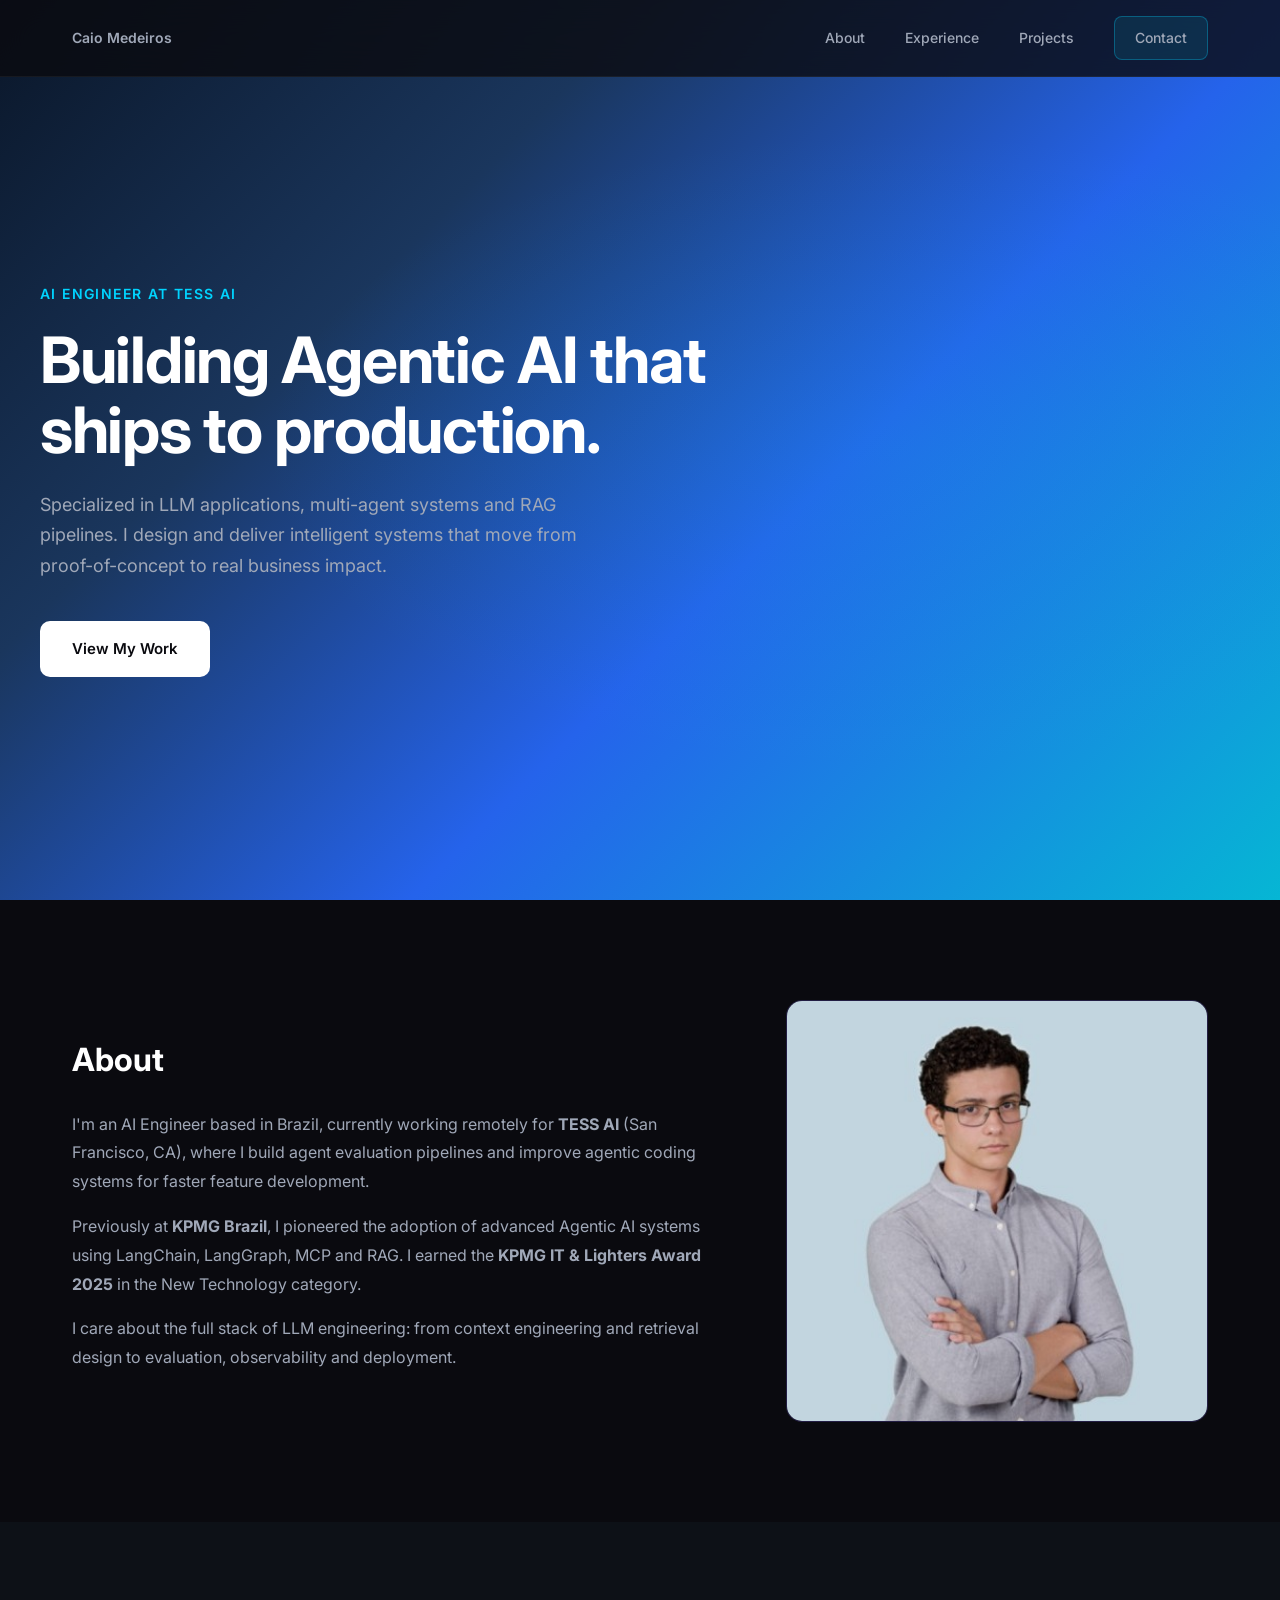
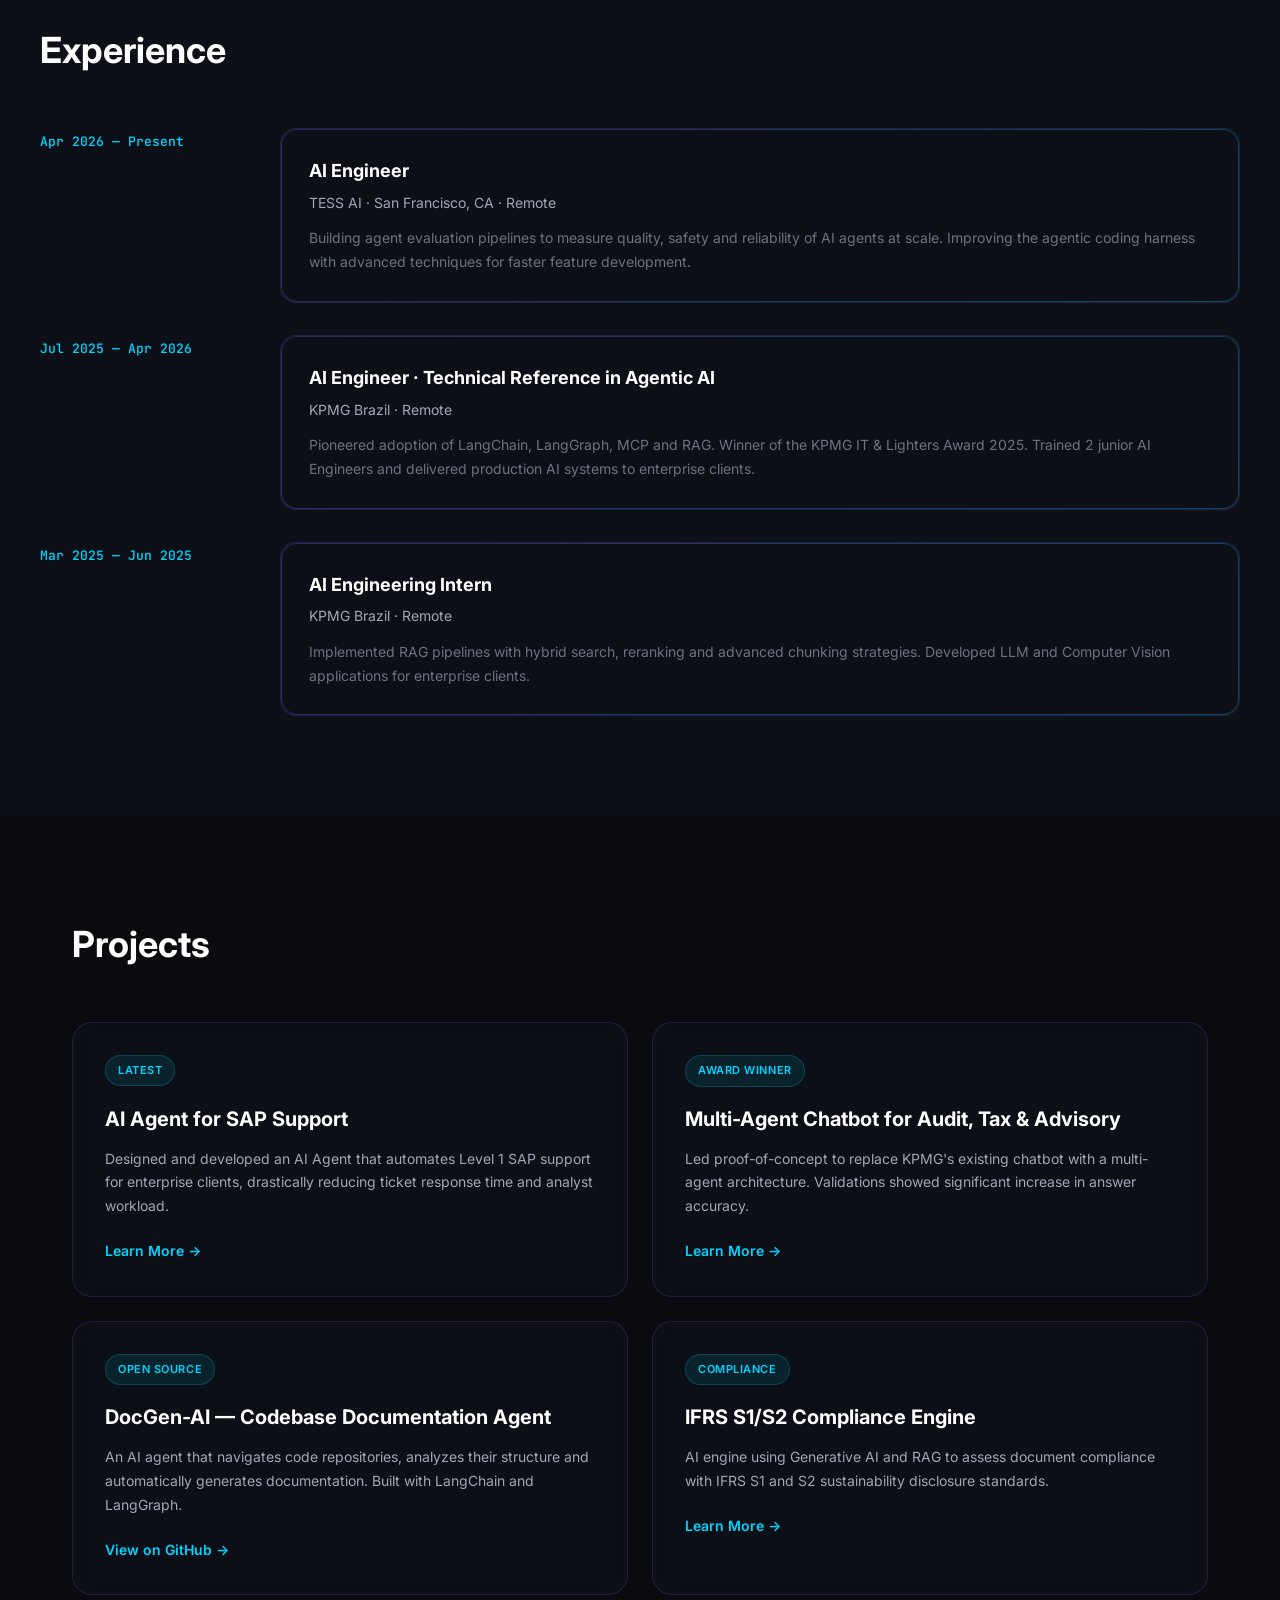
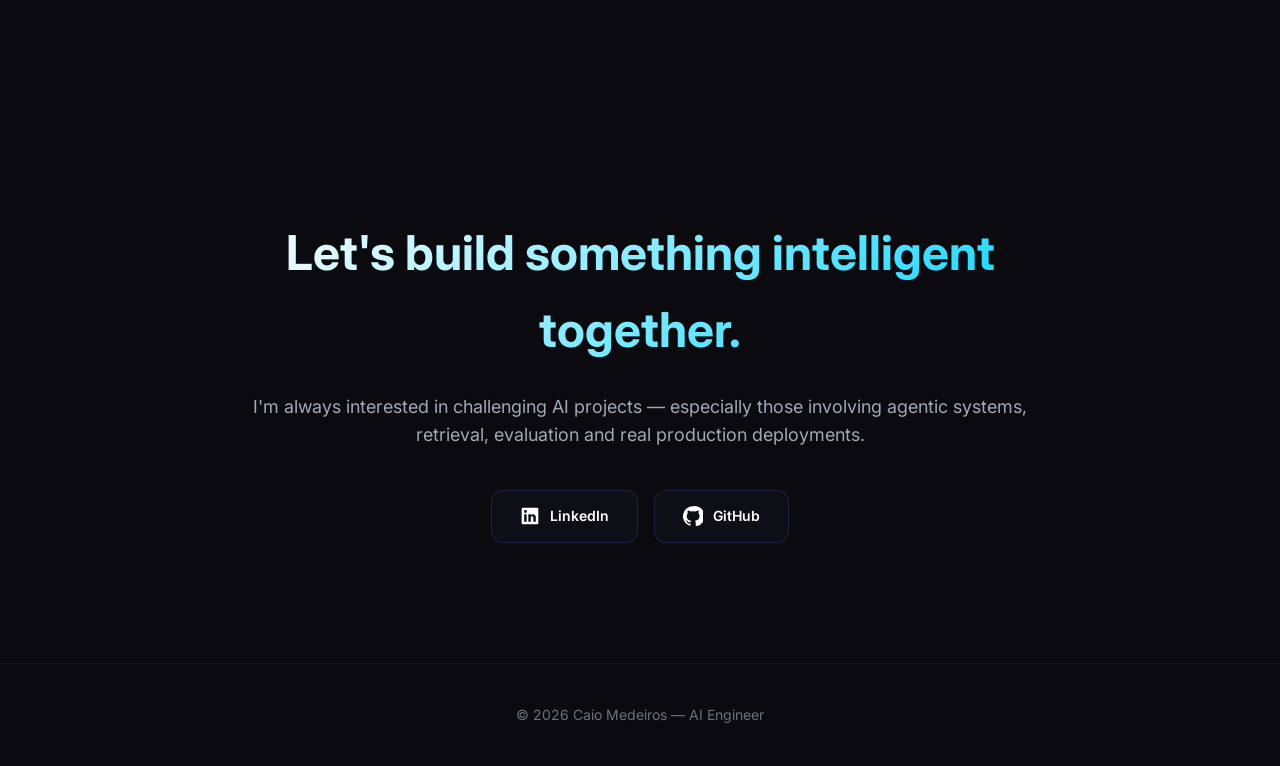
<file: index.html>
<!DOCTYPE html>
<html lang="en">
<head>
<meta charset="UTF-8" />
<meta name="viewport" content="width=device-width, initial-scale=1.0" />
<title>Caio Medeiros — AI Engineer</title>
<meta name="description" content="AI Engineer specialized in Agentic AI, LLMs, RAG and Multi-Agent Systems. Building intelligent systems that solve real business problems." />
<link rel="preconnect" href="https://fonts.googleapis.com" />
<link rel="preconnect" href="https://fonts.gstatic.com" crossorigin />
<link href="https://fonts.googleapis.com/css2?family=Inter:wght@300;400;500;600;700;800&family=JetBrains+Mono:wght@400;500&display=swap" rel="stylesheet" />
<link rel="stylesheet" href="styles.css" />
</head>
<body>

<!-- Navigation -->
<nav class="nav">
  <div class="nav-inner">
    <div class="nav-brand">Caio Medeiros</div>
    <div class="nav-links">
      <a href="#about">About</a>
      <a href="#experience">Experience</a>
      <a href="#projects">Projects</a>
      <a href="#contact" class="nav-cta">Contact</a>
    </div>
  </div>
</nav>

<!-- Hero -->
<header class="hero">
  <div class="hero-inner">
    <div class="hero-content">
      <div class="hero-subtitle">AI Engineer at TESS AI</div>
      <h1 class="hero-title">Building Agentic AI that ships to production.</h1>
      <p class="hero-desc">
        Specialized in LLM applications, multi-agent systems and RAG pipelines. 
        I design and deliver intelligent systems that move from proof-of-concept to real business impact.
      </p>
      <a href="#projects" class="hero-btn">View My Work</a>
    </div>
  </div>
</header>

<!-- About -->
<section id="about" class="section about">
  <div class="about-grid">
    <div class="about-content">
      <h2>About</h2>
      <p>
        I'm an AI Engineer based in Brazil, currently working remotely for <strong>TESS AI</strong> (San Francisco, CA), 
        where I build agent evaluation pipelines and improve agentic coding systems for faster feature development.
      </p>
      <p>
        Previously at <strong>KPMG Brazil</strong>, I pioneered the adoption of advanced Agentic AI systems using 
        LangChain, LangGraph, MCP and RAG. I earned the <strong>KPMG IT & Lighters Award 2025</strong> in the New Technology category.
      </p>
      <p>
        I care about the full stack of LLM engineering: from context engineering and retrieval design to evaluation, 
        observability and deployment.
      </p>
    </div>
    <div class="about-photo">
      <div class="photo-container">
        <img src="profile.png" alt="Caio Medeiros" />
      </div>
    </div>
  </div>
</section>

<!-- Experience -->
<section id="experience" class="experience">
  <div class="experience-inner">
    <h2 class="section-title">Experience</h2>
    <div class="timeline">

      <div class="timeline-item">
        <div class="timeline-date">Apr 2026 — Present</div>
        <div class="timeline-card">
          <div class="timeline-role">AI Engineer</div>
          <div class="timeline-company">TESS AI · San Francisco, CA · Remote</div>
          <div class="timeline-desc">
            Building agent evaluation pipelines to measure quality, safety and reliability of AI agents at scale. 
            Improving the agentic coding harness with advanced techniques for faster feature development.
          </div>
        </div>
      </div>

      <div class="timeline-item">
        <div class="timeline-date">Jul 2025 — Apr 2026</div>
        <div class="timeline-card">
          <div class="timeline-role">AI Engineer · Technical Reference in Agentic AI</div>
          <div class="timeline-company">KPMG Brazil · Remote</div>
          <div class="timeline-desc">
            Pioneered adoption of LangChain, LangGraph, MCP and RAG. Winner of the KPMG IT & Lighters Award 2025. 
            Trained 2 junior AI Engineers and delivered production AI systems to enterprise clients.
          </div>
        </div>
      </div>

      <div class="timeline-item">
        <div class="timeline-date">Mar 2025 — Jun 2025</div>
        <div class="timeline-card">
          <div class="timeline-role">AI Engineering Intern</div>
          <div class="timeline-company">KPMG Brazil · Remote</div>
          <div class="timeline-desc">
            Implemented RAG pipelines with hybrid search, reranking and advanced chunking strategies. 
            Developed LLM and Computer Vision applications for enterprise clients.
          </div>
        </div>
      </div>

    </div>
  </div>
</section>

<!-- Projects -->
<section id="projects" class="section">
  <h2 class="section-title">Projects</h2>
  <div class="projects-grid">

    <article class="project-card">
      <div class="project-header">
        <span class="project-tag">Latest</span>
      </div>
      <h3 class="project-title">AI Agent for SAP Support</h3>
      <p class="project-desc">
        Designed and developed an AI Agent that automates Level 1 SAP support for enterprise clients, 
        drastically reducing ticket response time and analyst workload.
      </p>
      <a href="#" class="project-link">Learn More →</a>
    </article>

    <article class="project-card">
      <div class="project-header">
        <span class="project-tag">Award Winner</span>
      </div>
      <h3 class="project-title">Multi-Agent Chatbot for Audit, Tax & Advisory</h3>
      <p class="project-desc">
        Led proof-of-concept to replace KPMG's existing chatbot with a multi-agent architecture. 
        Validations showed significant increase in answer accuracy.
      </p>
      <a href="#" class="project-link">Learn More →</a>
    </article>

    <article class="project-card">
      <div class="project-header">
        <span class="project-tag">Open Source</span>
      </div>
      <h3 class="project-title">DocGen-AI — Codebase Documentation Agent</h3>
      <p class="project-desc">
        An AI agent that navigates code repositories, analyzes their structure and automatically 
        generates documentation. Built with LangChain and LangGraph.
      </p>
      <a href="https://github.com/csmedeiros/docgen-ai" target="_blank" class="project-link">View on GitHub →</a>
    </article>

    <article class="project-card">
      <div class="project-header">
        <span class="project-tag">Compliance</span>
      </div>
      <h3 class="project-title">IFRS S1/S2 Compliance Engine</h3>
      <p class="project-desc">
        AI engine using Generative AI and RAG to assess document compliance with 
        IFRS S1 and S2 sustainability disclosure standards.
      </p>
      <a href="#" class="project-link">Learn More →</a>
    </article>

  </div>
</section>

<!-- Contact -->
<section id="contact" class="contact">
  <div class="contact-inner">
    <h2 class="contact-title">Let's build something intelligent together.</h2>
    <p class="contact-text">
      I'm always interested in challenging AI projects — especially those involving agentic systems, 
      retrieval, evaluation and real production deployments.
    </p>
    <div class="contact-socials">
      <a href="https://linkedin.com/in/caiomedeirostech" target="_blank" class="contact-social">
        <svg viewBox="0 0 24 24" fill="currentColor"><path d="M20.5 2h-17A1.5 1.5 0 002 3.5v17A1.5 1.5 0 003.5 22h17a1.5 1.5 0 001.5-1.5v-17A1.5 1.5 0 0020.5 2zM8 19H5v-9h3zM6.5 8.25A1.75 1.75 0 118.3 6.5a1.78 1.78 0 01-1.8 1.75zM19 19h-3v-4.74c0-1.42-.6-1.93-1.38-1.93A1.74 1.74 0 0013 14.19a.66.66 0 000 .14V19h-3v-9h2.9v1.3a3.11 3.11 0 012.7-1.4c1.55 0 3.36.86 3.36 3.66z"/></svg>
        LinkedIn
      </a>
      <a href="https://github.com/csmedeiros" target="_blank" class="contact-social">
        <svg viewBox="0 0 24 24" fill="currentColor"><path d="M12 .3a12 12 0 00-3.8 23.4c.6.1.8-.3.8-.6v-2c-3.3.7-4-1.6-4-1.6-.6-1.4-1.4-1.8-1.4-1.8-1.1-.7.1-.7.1-.7 1.2.1 1.9 1.3 1.9 1.3 1.1 1.9 2.9 1.3 3.6 1 .1-.8.4-1.3.8-1.6-2.7-.3-5.5-1.3-5.5-6 0-1.2.5-2.3 1.3-3.1-.2-.4-.6-1.6 0-3.2 0 0 1-.3 3.4 1.2a11.5 11.5 0 016 0c2.3-1.5 3.3-1.2 3.3-1.2.7 1.6.2 2.8.1 3.2.8.8 1.3 1.9 1.3 3.1 0 4.6-2.8 5.6-5.5 5.9.5.4.9 1.2.9 2.4v3.6c0 .3.2.7.8.6A12 12 0 0012 .3"/></svg>
        GitHub
      </a>
    </div>
  </div>
</section>

<footer class="footer">
  <div>© 2026 Caio Medeiros — AI Engineer</div>
</footer>

<script>
  document.querySelectorAll('a[href^="#"]').forEach(a => {
    a.addEventListener('click', e => {
      const id = a.getAttribute('href');
      if (id.length > 1) {
        const el = document.querySelector(id);
        if (el) {
          e.preventDefault();
          el.scrollIntoView({ behavior: 'smooth' });
        }
      }
    });
  });
</script>

</body>
</html>
</file>
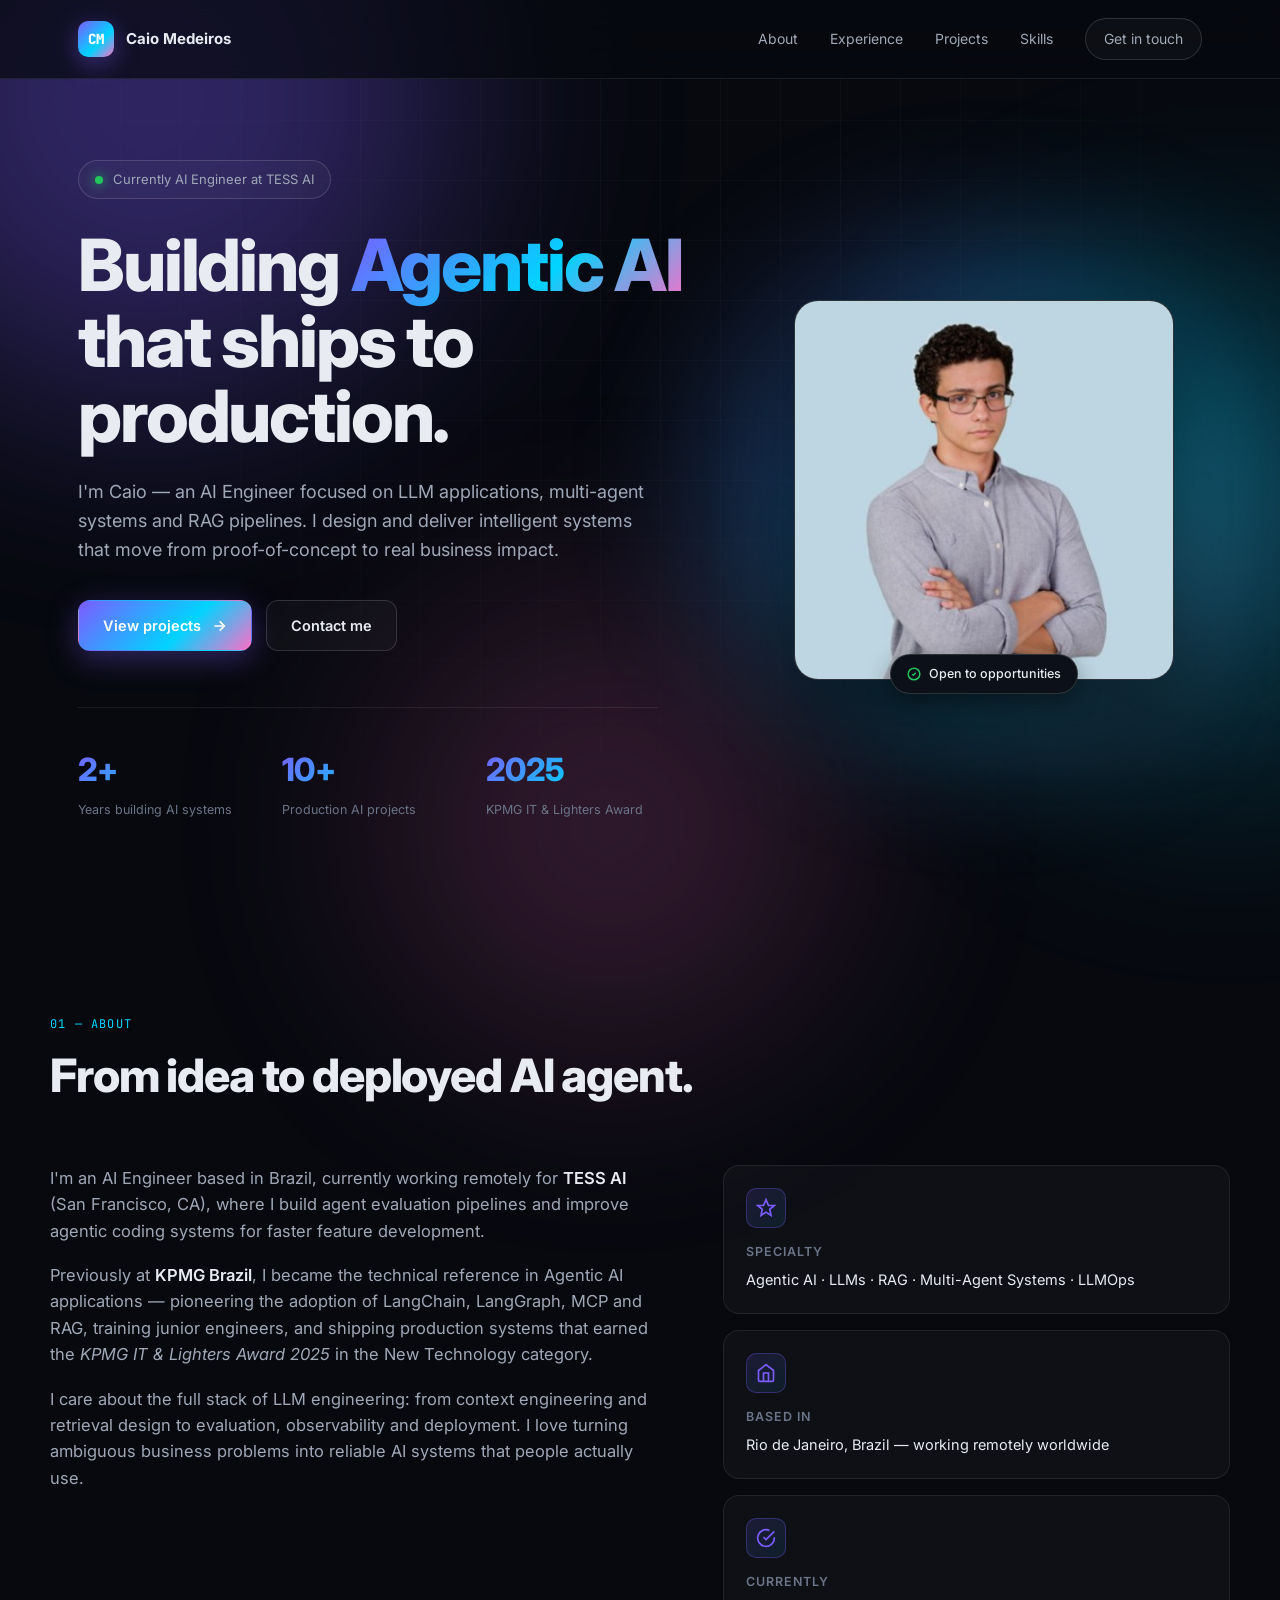
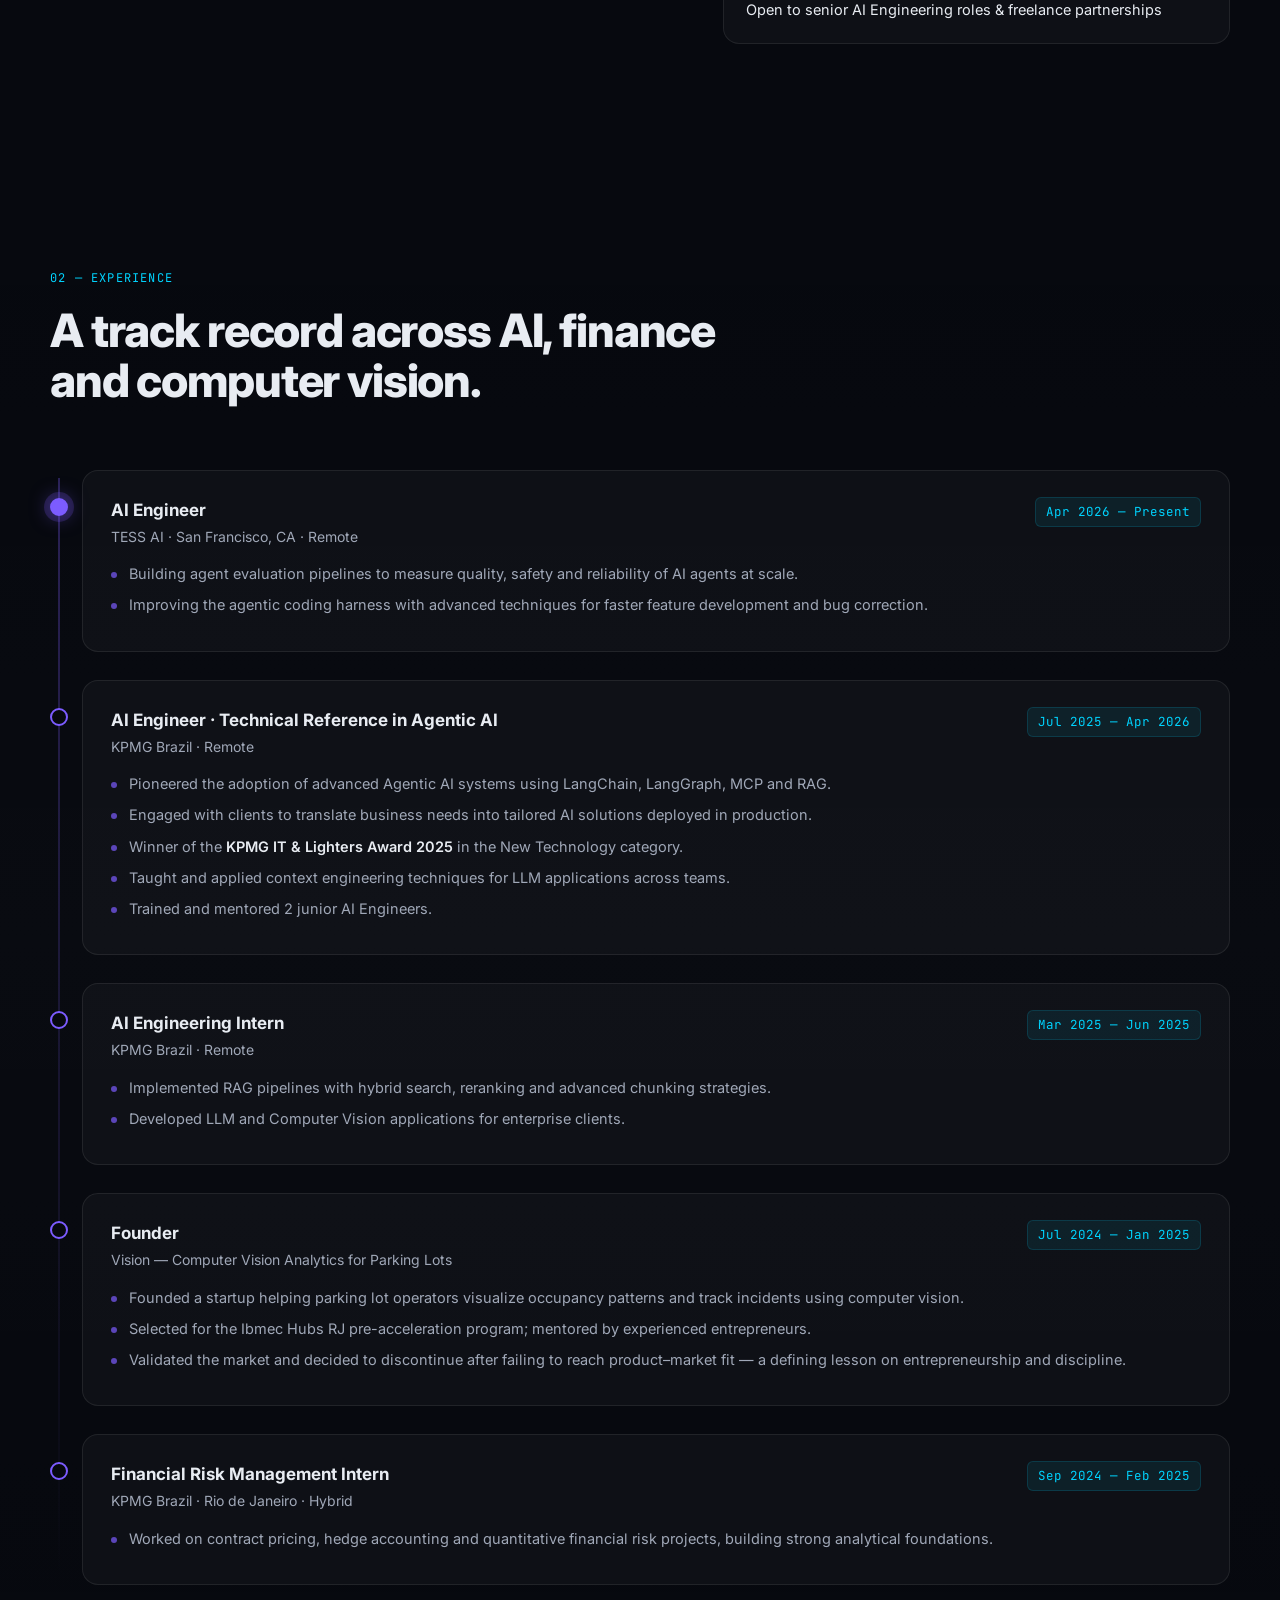
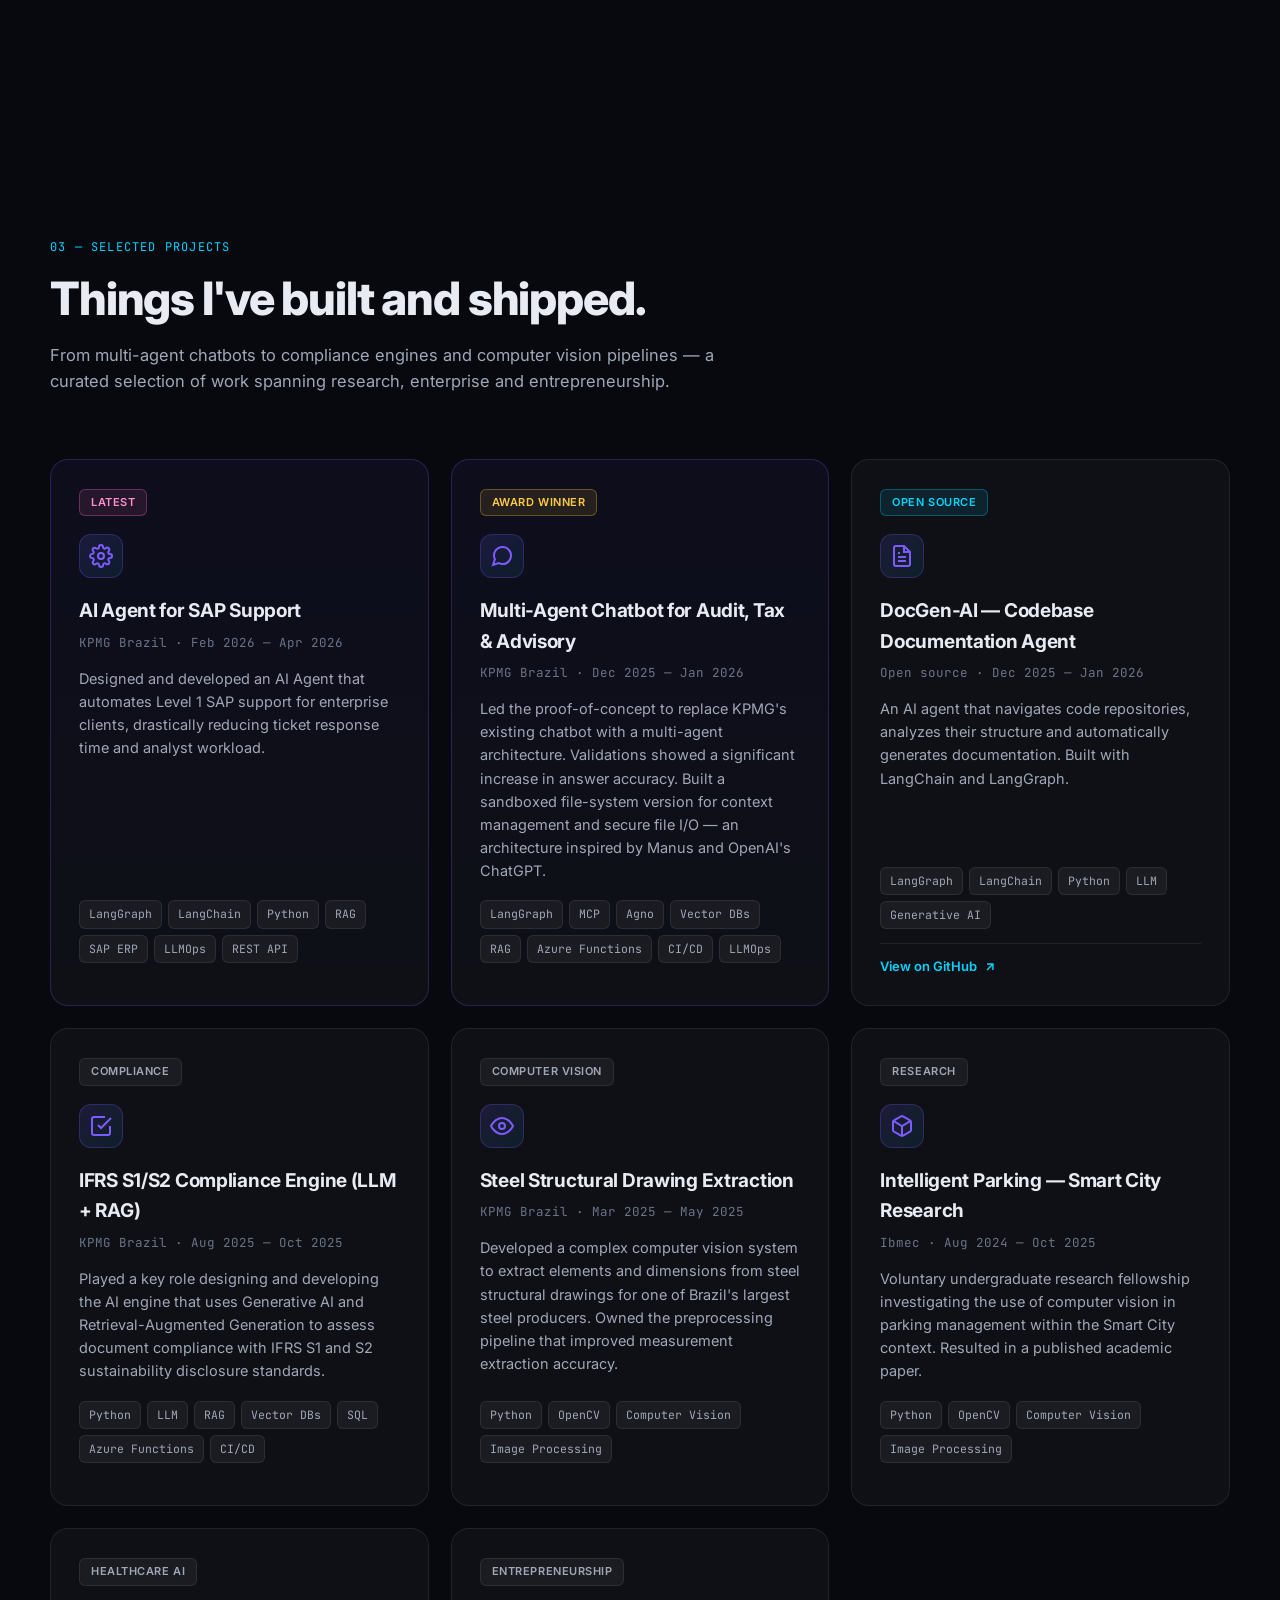
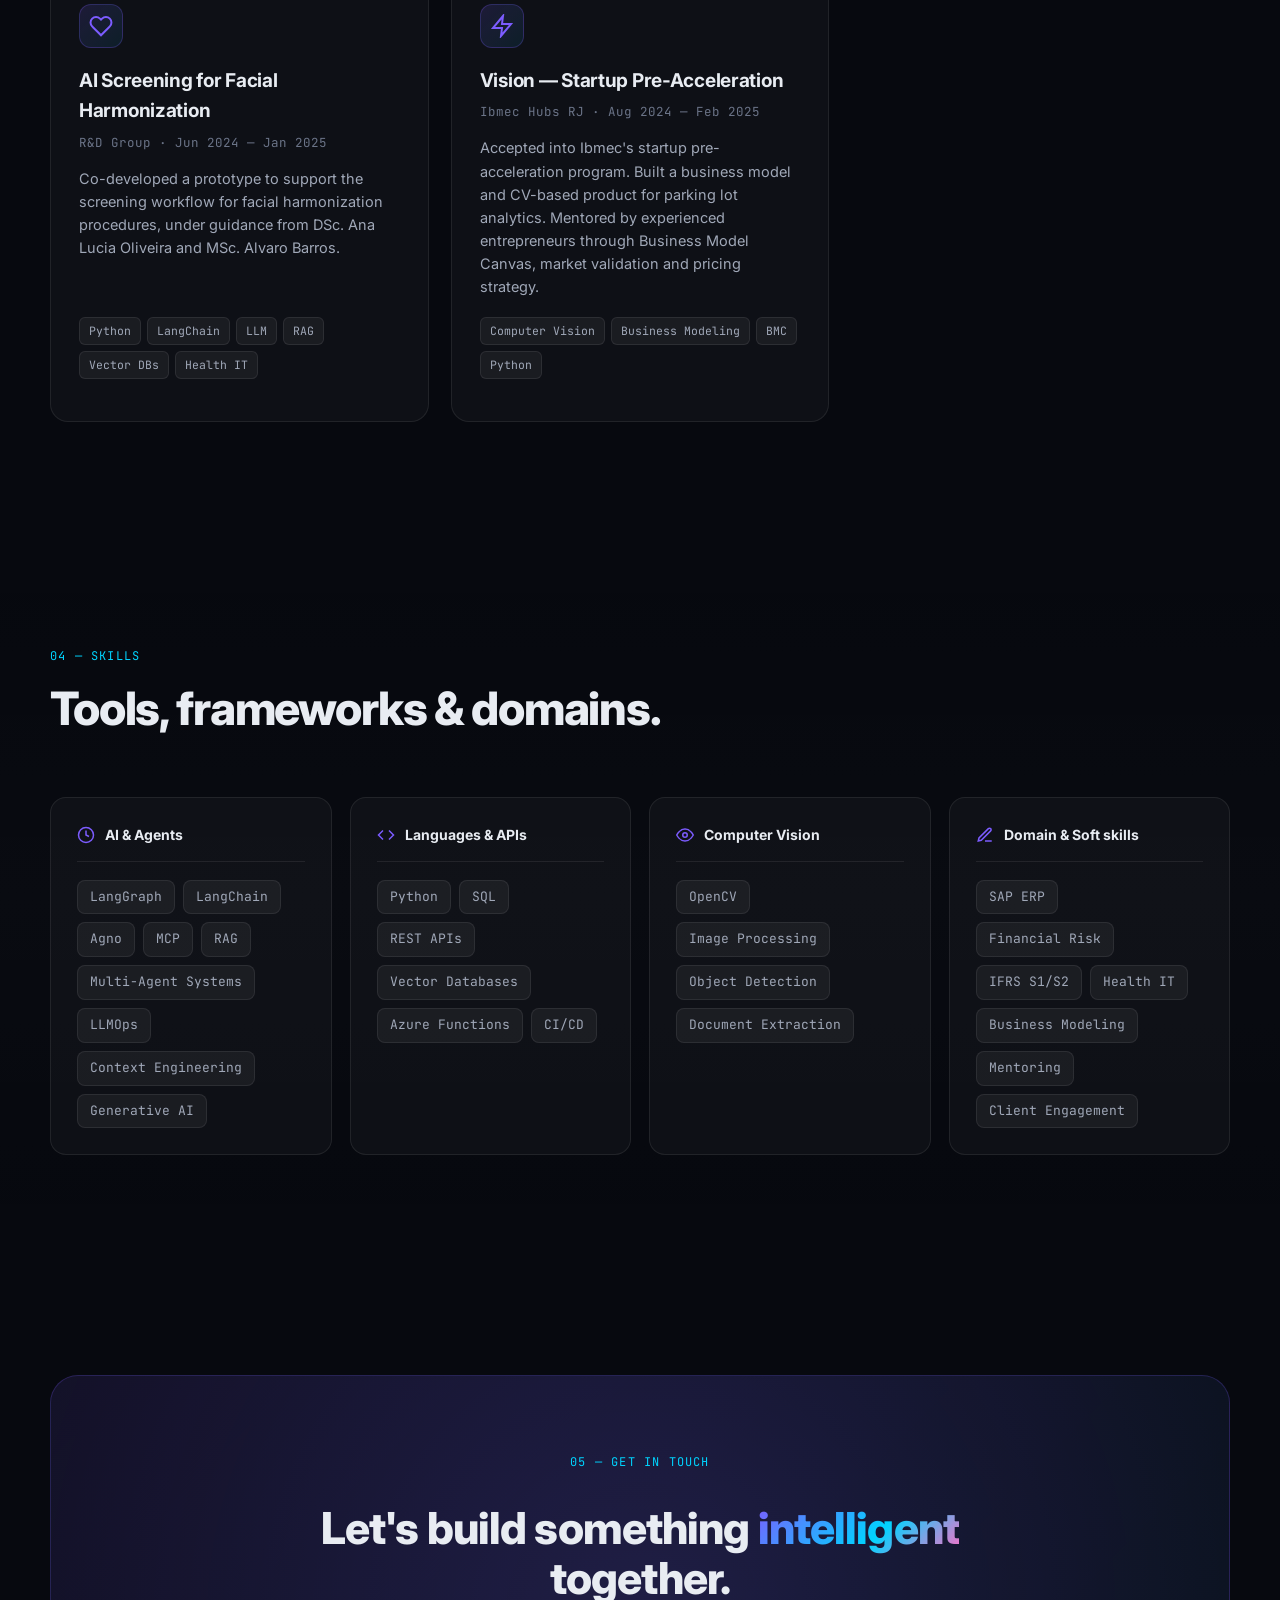
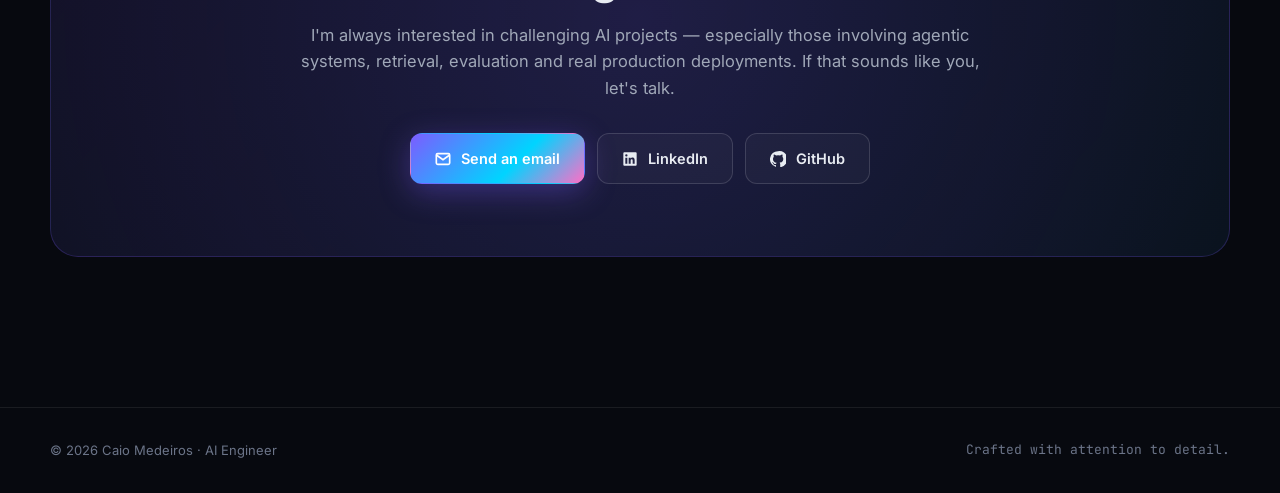
<file: docs/index.html>
<!DOCTYPE html>
<html lang="en">
<head>
<meta charset="UTF-8" />
<meta name="viewport" content="width=device-width, initial-scale=1.0" />
<title>Caio Medeiros — AI Engineer</title>
<meta name="description" content="AI Engineer specialized in Agentic AI, LLMs, RAG and Multi-Agent Systems. Building intelligent systems that solve real business problems." />
<link rel="preconnect" href="https://fonts.googleapis.com" />
<link rel="preconnect" href="https://fonts.gstatic.com" crossorigin />
<link href="https://fonts.googleapis.com/css2?family=Inter:wght@300;400;500;600;700;800;900&family=JetBrains+Mono:wght@400;500;600&display=swap" rel="stylesheet" />
<link rel="stylesheet" href="styles.css" />
</head>
<body>

<!-- Animated background -->
<div class="bg-grid"></div>
<div class="bg-glow glow-1"></div>
<div class="bg-glow glow-2"></div>
<div class="bg-glow glow-3"></div>

<!-- Navigation -->
<nav class="nav">
  <div class="nav-inner">
    <a href="#top" class="nav-brand">
      <span class="brand-mark">CM</span>
      <span class="brand-text">Caio Medeiros</span>
    </a>
    <div class="nav-links">
      <a href="#about">About</a>
      <a href="#experience">Experience</a>
      <a href="#projects">Projects</a>
      <a href="#skills">Skills</a>
      <a href="#contact" class="nav-cta">Get in touch</a>
    </div>
  </div>
</nav>

<!-- Hero -->
<header id="top" class="hero">
  <div class="hero-inner">
    <div class="hero-text">
      <div class="status-pill">
        <span class="status-dot"></span>
        <span>Currently AI Engineer at TESS AI</span>
      </div>
      <h1 class="hero-title">
        Building <span class="gradient-text">Agentic AI</span><br />
        that ships to production.
      </h1>
      <p class="hero-subtitle">
        I'm Caio — an AI Engineer focused on LLM applications, multi-agent systems and RAG pipelines.
        I design and deliver intelligent systems that move from proof-of-concept to real business impact.
      </p>
      <div class="hero-actions">
        <a href="#projects" class="btn btn-primary">
          View projects
          <svg width="16" height="16" viewBox="0 0 24 24" fill="none" stroke="currentColor" stroke-width="2.5"><path d="M5 12h14M13 5l7 7-7 7"/></svg>
        </a>
        <a href="#contact" class="btn btn-ghost">Contact me</a>
      </div>

      <div class="hero-meta">
        <div class="meta-item">
          <div class="meta-value">2+</div>
          <div class="meta-label">Years building AI systems</div>
        </div>
        <div class="meta-item">
          <div class="meta-value">10+</div>
          <div class="meta-label">Production AI projects</div>
        </div>
        <div class="meta-item">
          <div class="meta-value">2025</div>
          <div class="meta-label">KPMG IT &amp; Lighters Award</div>
        </div>
      </div>
    </div>

    <div class="hero-photo">
      <div class="photo-glow"></div>
      <div class="photo-frame">
        <img src="profile.png" alt="Portrait of Caio Medeiros" />
      </div>
      <div class="photo-badge">
        <svg width="14" height="14" viewBox="0 0 24 24" fill="none" stroke="currentColor" stroke-width="2.5"><path d="M9 12l2 2 4-4"/><circle cx="12" cy="12" r="10"/></svg>
        Open to opportunities
      </div>
    </div>
  </div>
</header>

<!-- About -->
<section id="about" class="section">
  <div class="container">
    <div class="section-header">
      <span class="section-eyebrow">01 — About</span>
      <h2 class="section-title">From idea to deployed AI agent.</h2>
    </div>
    <div class="about-grid">
      <div class="about-text">
        <p>
          I'm an AI Engineer based in Brazil, currently working remotely for <strong>TESS AI</strong> (San Francisco, CA), where I build agent evaluation pipelines and improve agentic coding systems for faster feature development.
        </p>
        <p>
          Previously at <strong>KPMG Brazil</strong>, I became the technical reference in Agentic AI applications — pioneering the adoption of LangChain, LangGraph, MCP and RAG, training junior engineers, and shipping production systems that earned the <em>KPMG IT &amp; Lighters Award 2025</em> in the New Technology category.
        </p>
        <p>
          I care about the full stack of LLM engineering: from context engineering and retrieval design to evaluation, observability and deployment. I love turning ambiguous business problems into reliable AI systems that people actually use.
        </p>
      </div>
      <div class="about-cards">
        <div class="info-card">
          <div class="info-icon">
            <svg width="20" height="20" viewBox="0 0 24 24" fill="none" stroke="currentColor" stroke-width="2"><path d="M12 2l3 7h7l-5.5 4.5L18 21l-6-4-6 4 1.5-7.5L2 9h7z"/></svg>
          </div>
          <div class="info-title">Specialty</div>
          <div class="info-text">Agentic AI · LLMs · RAG · Multi-Agent Systems · LLMOps</div>
        </div>
        <div class="info-card">
          <div class="info-icon">
            <svg width="20" height="20" viewBox="0 0 24 24" fill="none" stroke="currentColor" stroke-width="2"><path d="M3 9l9-7 9 7v11a2 2 0 01-2 2H5a2 2 0 01-2-2z"/><path d="M9 22V12h6v10"/></svg>
          </div>
          <div class="info-title">Based in</div>
          <div class="info-text">Rio de Janeiro, Brazil — working remotely worldwide</div>
        </div>
        <div class="info-card">
          <div class="info-icon">
            <svg width="20" height="20" viewBox="0 0 24 24" fill="none" stroke="currentColor" stroke-width="2"><path d="M22 11.08V12a10 10 0 11-5.93-9.14"/><path d="M22 4L12 14.01l-3-3"/></svg>
          </div>
          <div class="info-title">Currently</div>
          <div class="info-text">Open to senior AI Engineering roles &amp; freelance partnerships</div>
        </div>
      </div>
    </div>
  </div>
</section>

<!-- Experience -->
<section id="experience" class="section section-alt">
  <div class="container">
    <div class="section-header">
      <span class="section-eyebrow">02 — Experience</span>
      <h2 class="section-title">A track record across AI, finance and computer vision.</h2>
    </div>

    <div class="timeline">

      <div class="timeline-item">
        <div class="timeline-dot active"></div>
        <div class="timeline-card">
          <div class="timeline-head">
            <div>
              <div class="timeline-role">AI Engineer</div>
              <div class="timeline-company">TESS AI · San Francisco, CA · Remote</div>
            </div>
            <div class="timeline-date">Apr 2026 — Present</div>
          </div>
          <ul class="timeline-list">
            <li>Building agent evaluation pipelines to measure quality, safety and reliability of AI agents at scale.</li>
            <li>Improving the agentic coding harness with advanced techniques for faster feature development and bug correction.</li>
          </ul>
        </div>
      </div>

      <div class="timeline-item">
        <div class="timeline-dot"></div>
        <div class="timeline-card">
          <div class="timeline-head">
            <div>
              <div class="timeline-role">AI Engineer · Technical Reference in Agentic AI</div>
              <div class="timeline-company">KPMG Brazil · Remote</div>
            </div>
            <div class="timeline-date">Jul 2025 — Apr 2026</div>
          </div>
          <ul class="timeline-list">
            <li>Pioneered the adoption of advanced Agentic AI systems using LangChain, LangGraph, MCP and RAG.</li>
            <li>Engaged with clients to translate business needs into tailored AI solutions deployed in production.</li>
            <li>Winner of the <strong>KPMG IT &amp; Lighters Award 2025</strong> in the New Technology category.</li>
            <li>Taught and applied context engineering techniques for LLM applications across teams.</li>
            <li>Trained and mentored 2 junior AI Engineers.</li>
          </ul>
        </div>
      </div>

      <div class="timeline-item">
        <div class="timeline-dot"></div>
        <div class="timeline-card">
          <div class="timeline-head">
            <div>
              <div class="timeline-role">AI Engineering Intern</div>
              <div class="timeline-company">KPMG Brazil · Remote</div>
            </div>
            <div class="timeline-date">Mar 2025 — Jun 2025</div>
          </div>
          <ul class="timeline-list">
            <li>Implemented RAG pipelines with hybrid search, reranking and advanced chunking strategies.</li>
            <li>Developed LLM and Computer Vision applications for enterprise clients.</li>
          </ul>
        </div>
      </div>

      <div class="timeline-item">
        <div class="timeline-dot"></div>
        <div class="timeline-card">
          <div class="timeline-head">
            <div>
              <div class="timeline-role">Founder</div>
              <div class="timeline-company">Vision — Computer Vision Analytics for Parking Lots</div>
            </div>
            <div class="timeline-date">Jul 2024 — Jan 2025</div>
          </div>
          <ul class="timeline-list">
            <li>Founded a startup helping parking lot operators visualize occupancy patterns and track incidents using computer vision.</li>
            <li>Selected for the Ibmec Hubs RJ pre-acceleration program; mentored by experienced entrepreneurs.</li>
            <li>Validated the market and decided to discontinue after failing to reach product–market fit — a defining lesson on entrepreneurship and discipline.</li>
          </ul>
        </div>
      </div>

      <div class="timeline-item">
        <div class="timeline-dot"></div>
        <div class="timeline-card">
          <div class="timeline-head">
            <div>
              <div class="timeline-role">Financial Risk Management Intern</div>
              <div class="timeline-company">KPMG Brazil · Rio de Janeiro · Hybrid</div>
            </div>
            <div class="timeline-date">Sep 2024 — Feb 2025</div>
          </div>
          <ul class="timeline-list">
            <li>Worked on contract pricing, hedge accounting and quantitative financial risk projects, building strong analytical foundations.</li>
          </ul>
        </div>
      </div>

    </div>
  </div>
</section>

<!-- Projects -->
<section id="projects" class="section">
  <div class="container">
    <div class="section-header">
      <span class="section-eyebrow">03 — Selected projects</span>
      <h2 class="section-title">Things I've built and shipped.</h2>
      <p class="section-sub">
        From multi-agent chatbots to compliance engines and computer vision pipelines — a curated selection of work spanning research, enterprise and entrepreneurship.
      </p>
    </div>

    <div class="projects-grid">

      <article class="project-card featured">
        <div class="project-tag-wrap">
          <span class="project-tag tag-hot">Latest</span>
        </div>
        <div class="project-icon">
          <svg width="24" height="24" viewBox="0 0 24 24" fill="none" stroke="currentColor" stroke-width="2"><circle cx="12" cy="12" r="3"/><path d="M19.4 15a1.65 1.65 0 00.33 1.82l.06.06a2 2 0 010 2.83 2 2 0 01-2.83 0l-.06-.06a1.65 1.65 0 00-1.82-.33 1.65 1.65 0 00-1 1.51V21a2 2 0 01-2 2 2 2 0 01-2-2v-.09a1.65 1.65 0 00-1-1.51 1.65 1.65 0 00-1.82.33l-.06.06a2 2 0 01-2.83 0 2 2 0 010-2.83l.06-.06a1.65 1.65 0 00.33-1.82 1.65 1.65 0 00-1.51-1H3a2 2 0 01-2-2 2 2 0 012-2h.09A1.65 1.65 0 004.6 9a1.65 1.65 0 00-.33-1.82l-.06-.06a2 2 0 010-2.83 2 2 0 012.83 0l.06.06a1.65 1.65 0 001.82.33H9a1.65 1.65 0 001-1.51V3a2 2 0 012-2 2 2 0 012 2v.09a1.65 1.65 0 001 1.51 1.65 1.65 0 001.82-.33l.06-.06a2 2 0 012.83 0 2 2 0 010 2.83l-.06.06a1.65 1.65 0 00-.33 1.82V9a1.65 1.65 0 001.51 1H21a2 2 0 012 2 2 2 0 01-2 2h-.09a1.65 1.65 0 00-1.51 1z"/></svg>
        </div>
        <h3 class="project-title">AI Agent for SAP Support</h3>
        <div class="project-meta">KPMG Brazil · Feb 2026 — Apr 2026</div>
        <p class="project-desc">
          Designed and developed an AI Agent that automates Level 1 SAP support for enterprise clients, drastically reducing ticket response time and analyst workload.
        </p>
        <div class="project-stack">
          <span>LangGraph</span><span>LangChain</span><span>Python</span><span>RAG</span><span>SAP ERP</span><span>LLMOps</span><span>REST API</span>
        </div>
      </article>

      <article class="project-card featured">
        <div class="project-tag-wrap">
          <span class="project-tag tag-award">Award winner</span>
        </div>
        <div class="project-icon">
          <svg width="24" height="24" viewBox="0 0 24 24" fill="none" stroke="currentColor" stroke-width="2"><path d="M21 11.5a8.38 8.38 0 01-.9 3.8 8.5 8.5 0 01-7.6 4.7 8.38 8.38 0 01-3.8-.9L3 21l1.9-5.7a8.38 8.38 0 01-.9-3.8 8.5 8.5 0 014.7-7.6 8.38 8.38 0 013.8-.9h.5a8.48 8.48 0 018 8v.5z"/></svg>
        </div>
        <h3 class="project-title">Multi-Agent Chatbot for Audit, Tax &amp; Advisory</h3>
        <div class="project-meta">KPMG Brazil · Dec 2025 — Jan 2026</div>
        <p class="project-desc">
          Led the proof-of-concept to replace KPMG's existing chatbot with a multi-agent architecture. Validations showed a significant increase in answer accuracy. Built a sandboxed file-system version for context management and secure file I/O — an architecture inspired by Manus and OpenAI's ChatGPT.
        </p>
        <div class="project-stack">
          <span>LangGraph</span><span>MCP</span><span>Agno</span><span>Vector DBs</span><span>RAG</span><span>Azure Functions</span><span>CI/CD</span><span>LLMOps</span>
        </div>
      </article>

      <article class="project-card">
        <div class="project-tag-wrap">
          <span class="project-tag tag-os">Open source</span>
        </div>
        <div class="project-icon">
          <svg width="24" height="24" viewBox="0 0 24 24" fill="none" stroke="currentColor" stroke-width="2"><path d="M14 2H6a2 2 0 00-2 2v16a2 2 0 002 2h12a2 2 0 002-2V8z"/><path d="M14 2v6h6M16 13H8M16 17H8M10 9H8"/></svg>
        </div>
        <h3 class="project-title">DocGen-AI — Codebase Documentation Agent</h3>
        <div class="project-meta">Open source · Dec 2025 — Jan 2026</div>
        <p class="project-desc">
          An AI agent that navigates code repositories, analyzes their structure and automatically generates documentation. Built with LangChain and LangGraph.
        </p>
        <div class="project-stack">
          <span>LangGraph</span><span>LangChain</span><span>Python</span><span>LLM</span><span>Generative AI</span>
        </div>
        <a href="https://github.com/csmedeiros/docgen-ai" target="_blank" rel="noopener" class="project-link">
          View on GitHub
          <svg width="14" height="14" viewBox="0 0 24 24" fill="none" stroke="currentColor" stroke-width="2.5"><path d="M7 17L17 7M7 7h10v10"/></svg>
        </a>
      </article>

      <article class="project-card">
        <div class="project-tag-wrap">
          <span class="project-tag">Compliance</span>
        </div>
        <div class="project-icon">
          <svg width="24" height="24" viewBox="0 0 24 24" fill="none" stroke="currentColor" stroke-width="2"><path d="M9 11l3 3L22 4"/><path d="M21 12v7a2 2 0 01-2 2H5a2 2 0 01-2-2V5a2 2 0 012-2h11"/></svg>
        </div>
        <h3 class="project-title">IFRS S1/S2 Compliance Engine (LLM + RAG)</h3>
        <div class="project-meta">KPMG Brazil · Aug 2025 — Oct 2025</div>
        <p class="project-desc">
          Played a key role designing and developing the AI engine that uses Generative AI and Retrieval-Augmented Generation to assess document compliance with IFRS S1 and S2 sustainability disclosure standards.
        </p>
        <div class="project-stack">
          <span>Python</span><span>LLM</span><span>RAG</span><span>Vector DBs</span><span>SQL</span><span>Azure Functions</span><span>CI/CD</span>
        </div>
      </article>

      <article class="project-card">
        <div class="project-tag-wrap">
          <span class="project-tag">Computer Vision</span>
        </div>
        <div class="project-icon">
          <svg width="24" height="24" viewBox="0 0 24 24" fill="none" stroke="currentColor" stroke-width="2"><path d="M1 12s4-8 11-8 11 8 11 8-4 8-11 8-11-8-11-8z"/><circle cx="12" cy="12" r="3"/></svg>
        </div>
        <h3 class="project-title">Steel Structural Drawing Extraction</h3>
        <div class="project-meta">KPMG Brazil · Mar 2025 — May 2025</div>
        <p class="project-desc">
          Developed a complex computer vision system to extract elements and dimensions from steel structural drawings for one of Brazil's largest steel producers. Owned the preprocessing pipeline that improved measurement extraction accuracy.
        </p>
        <div class="project-stack">
          <span>Python</span><span>OpenCV</span><span>Computer Vision</span><span>Image Processing</span>
        </div>
      </article>

      <article class="project-card">
        <div class="project-tag-wrap">
          <span class="project-tag">Research</span>
        </div>
        <div class="project-icon">
          <svg width="24" height="24" viewBox="0 0 24 24" fill="none" stroke="currentColor" stroke-width="2"><path d="M21 16V8a2 2 0 00-1-1.73l-7-4a2 2 0 00-2 0l-7 4A2 2 0 003 8v8a2 2 0 001 1.73l7 4a2 2 0 002 0l7-4A2 2 0 0021 16z"/><path d="M3.27 6.96L12 12.01l8.73-5.05M12 22.08V12"/></svg>
        </div>
        <h3 class="project-title">Intelligent Parking — Smart City Research</h3>
        <div class="project-meta">Ibmec · Aug 2024 — Oct 2025</div>
        <p class="project-desc">
          Voluntary undergraduate research fellowship investigating the use of computer vision in parking management within the Smart City context. Resulted in a published academic paper.
        </p>
        <div class="project-stack">
          <span>Python</span><span>OpenCV</span><span>Computer Vision</span><span>Image Processing</span>
        </div>
      </article>

      <article class="project-card">
        <div class="project-tag-wrap">
          <span class="project-tag">Healthcare AI</span>
        </div>
        <div class="project-icon">
          <svg width="24" height="24" viewBox="0 0 24 24" fill="none" stroke="currentColor" stroke-width="2"><path d="M20.84 4.61a5.5 5.5 0 00-7.78 0L12 5.67l-1.06-1.06a5.5 5.5 0 00-7.78 7.78l1.06 1.06L12 21.23l7.78-7.78 1.06-1.06a5.5 5.5 0 000-7.78z"/></svg>
        </div>
        <h3 class="project-title">AI Screening for Facial Harmonization</h3>
        <div class="project-meta">R&amp;D Group · Jun 2024 — Jan 2025</div>
        <p class="project-desc">
          Co-developed a prototype to support the screening workflow for facial harmonization procedures, under guidance from DSc. Ana Lucia Oliveira and MSc. Alvaro Barros.
        </p>
        <div class="project-stack">
          <span>Python</span><span>LangChain</span><span>LLM</span><span>RAG</span><span>Vector DBs</span><span>Health IT</span>
        </div>
      </article>

      <article class="project-card">
        <div class="project-tag-wrap">
          <span class="project-tag">Entrepreneurship</span>
        </div>
        <div class="project-icon">
          <svg width="24" height="24" viewBox="0 0 24 24" fill="none" stroke="currentColor" stroke-width="2"><path d="M13 2L3 14h9l-1 8 10-12h-9l1-8z"/></svg>
        </div>
        <h3 class="project-title">Vision — Startup Pre-Acceleration</h3>
        <div class="project-meta">Ibmec Hubs RJ · Aug 2024 — Feb 2025</div>
        <p class="project-desc">
          Accepted into Ibmec's startup pre-acceleration program. Built a business model and CV-based product for parking lot analytics. Mentored by experienced entrepreneurs through Business Model Canvas, market validation and pricing strategy.
        </p>
        <div class="project-stack">
          <span>Computer Vision</span><span>Business Modeling</span><span>BMC</span><span>Python</span>
        </div>
      </article>

    </div>
  </div>
</section>

<!-- Skills -->
<section id="skills" class="section section-alt">
  <div class="container">
    <div class="section-header">
      <span class="section-eyebrow">04 — Skills</span>
      <h2 class="section-title">Tools, frameworks &amp; domains.</h2>
    </div>

    <div class="skills-grid">
      <div class="skill-group">
        <div class="skill-group-title">
          <svg width="18" height="18" viewBox="0 0 24 24" fill="none" stroke="currentColor" stroke-width="2"><circle cx="12" cy="12" r="10"/><path d="M12 6v6l4 2"/></svg>
          AI &amp; Agents
        </div>
        <div class="skill-tags">
          <span>LangGraph</span><span>LangChain</span><span>Agno</span><span>MCP</span><span>RAG</span><span>Multi-Agent Systems</span><span>LLMOps</span><span>Context Engineering</span><span>Generative AI</span>
        </div>
      </div>
      <div class="skill-group">
        <div class="skill-group-title">
          <svg width="18" height="18" viewBox="0 0 24 24" fill="none" stroke="currentColor" stroke-width="2"><polyline points="16 18 22 12 16 6"/><polyline points="8 6 2 12 8 18"/></svg>
          Languages &amp; APIs
        </div>
        <div class="skill-tags">
          <span>Python</span><span>SQL</span><span>REST APIs</span><span>Vector Databases</span><span>Azure Functions</span><span>CI/CD</span>
        </div>
      </div>
      <div class="skill-group">
        <div class="skill-group-title">
          <svg width="18" height="18" viewBox="0 0 24 24" fill="none" stroke="currentColor" stroke-width="2"><path d="M1 12s4-8 11-8 11 8 11 8-4 8-11 8-11-8-11-8z"/><circle cx="12" cy="12" r="3"/></svg>
          Computer Vision
        </div>
        <div class="skill-tags">
          <span>OpenCV</span><span>Image Processing</span><span>Object Detection</span><span>Document Extraction</span>
        </div>
      </div>
      <div class="skill-group">
        <div class="skill-group-title">
          <svg width="18" height="18" viewBox="0 0 24 24" fill="none" stroke="currentColor" stroke-width="2"><path d="M12 20h9M16.5 3.5a2.121 2.121 0 013 3L7 19l-4 1 1-4L16.5 3.5z"/></svg>
          Domain &amp; Soft skills
        </div>
        <div class="skill-tags">
          <span>SAP ERP</span><span>Financial Risk</span><span>IFRS S1/S2</span><span>Health IT</span><span>Business Modeling</span><span>Mentoring</span><span>Client Engagement</span>
        </div>
      </div>
    </div>
  </div>
</section>

<!-- Contact -->
<section id="contact" class="section">
  <div class="container">
    <div class="contact-card">
      <div class="contact-content">
        <span class="section-eyebrow">05 — Get in touch</span>
        <h2 class="contact-title">Let's build something <span class="gradient-text">intelligent</span> together.</h2>
        <p class="contact-text">
          I'm always interested in challenging AI projects — especially those involving agentic systems, retrieval, evaluation and real production deployments. If that sounds like you, let's talk.
        </p>
        <div class="contact-actions">
          <a href="mailto:hello@example.com" class="btn btn-primary">
            <svg width="16" height="16" viewBox="0 0 24 24" fill="none" stroke="currentColor" stroke-width="2.5"><path d="M4 4h16c1.1 0 2 .9 2 2v12c0 1.1-.9 2-2 2H4c-1.1 0-2-.9-2-2V6c0-1.1.9-2 2-2z"/><polyline points="22,6 12,13 2,6"/></svg>
            Send an email
          </a>
          <a href="https://www.linkedin.com/in/csmedeiros" target="_blank" rel="noopener" class="btn btn-ghost">
            <svg width="16" height="16" viewBox="0 0 24 24" fill="currentColor"><path d="M20.5 2h-17A1.5 1.5 0 002 3.5v17A1.5 1.5 0 003.5 22h17a1.5 1.5 0 001.5-1.5v-17A1.5 1.5 0 0020.5 2zM8 19H5v-9h3zM6.5 8.25A1.75 1.75 0 118.3 6.5a1.78 1.78 0 01-1.8 1.75zM19 19h-3v-4.74c0-1.42-.6-1.93-1.38-1.93A1.74 1.74 0 0013 14.19a.66.66 0 000 .14V19h-3v-9h2.9v1.3a3.11 3.11 0 012.7-1.4c1.55 0 3.36.86 3.36 3.66z"/></svg>
            LinkedIn
          </a>
          <a href="https://github.com/csmedeiros" target="_blank" rel="noopener" class="btn btn-ghost">
            <svg width="16" height="16" viewBox="0 0 24 24" fill="currentColor"><path d="M12 .3a12 12 0 00-3.8 23.4c.6.1.8-.3.8-.6v-2c-3.3.7-4-1.6-4-1.6-.6-1.4-1.4-1.8-1.4-1.8-1.1-.7.1-.7.1-.7 1.2.1 1.9 1.3 1.9 1.3 1.1 1.9 2.9 1.3 3.6 1 .1-.8.4-1.3.8-1.6-2.7-.3-5.5-1.3-5.5-6 0-1.2.5-2.3 1.3-3.1-.2-.4-.6-1.6 0-3.2 0 0 1-.3 3.4 1.2a11.5 11.5 0 016 0c2.3-1.5 3.3-1.2 3.3-1.2.7 1.6.2 2.8.1 3.2.8.8 1.3 1.9 1.3 3.1 0 4.6-2.8 5.6-5.5 5.9.5.4.9 1.2.9 2.4v3.6c0 .3.2.7.8.6A12 12 0 0012 .3"/></svg>
            GitHub
          </a>
        </div>
      </div>
    </div>
  </div>
</section>

<footer class="footer">
  <div class="container footer-inner">
    <div>© <span id="year"></span> Caio Medeiros · AI Engineer</div>
    <div class="footer-tag">Crafted with attention to detail.</div>
  </div>
</footer>

<script>
  document.getElementById('year').textContent = new Date().getFullYear();

  // Smooth scroll
  document.querySelectorAll('a[href^="#"]').forEach(a => {
    a.addEventListener('click', e => {
      const id = a.getAttribute('href');
      if (id.length > 1) {
        const el = document.querySelector(id);
        if (el) {
          e.preventDefault();
          el.scrollIntoView({ behavior: 'smooth', block: 'start' });
        }
      }
    });
  });

  // Reveal on scroll
  const io = new IntersectionObserver(entries => {
    entries.forEach(en => {
      if (en.isIntersecting) {
        en.target.classList.add('reveal-in');
        io.unobserve(en.target);
      }
    });
  }, { threshold: 0.12 });
  document.querySelectorAll('.reveal').forEach(el => io.observe(el));

  // Auto-add reveal class
  document.querySelectorAll('.section, .timeline-item, .project-card, .skill-group').forEach(el => {
    el.classList.add('reveal');
    io.observe(el);
  });
</script>

</body>
</html>
</file>
<file: styles.css>
/* ================================
   Caio Medeiros — Portfolio
   Refactor Portfolio Visual Identity
   Deep blue gradient theme with glassmorphism
================================ */

:root {
  --bg: #0a0a0f;
  --bg-2: #0d1117;
  --bg-card: rgba(13, 17, 23, 0.8);
  --surface: rgba(255, 255, 255, 0.03);
  --surface-2: rgba(255, 255, 255, 0.06);
  --border: rgba(124, 92, 255, 0.2);
  --border-strong: rgba(124, 92, 255, 0.4);
  --border-glow: rgba(0, 212, 255, 0.3);
  --text: #ffffff;
  --text-dim: #a0a8b8;
  --text-muted: #6b7280;
  --accent: #00d4ff;
  --accent-2: #7c5cff;
  --accent-3: #ff6ec7;
  --gradient-hero: linear-gradient(135deg, #0a1628 0%, #1a365d 30%, #2563eb 60%, #06b6d4 100%);
  --gradient-card: linear-gradient(135deg, rgba(124, 92, 255, 0.15) 0%, rgba(0, 212, 255, 0.08) 100%);
  --gradient-border: linear-gradient(135deg, #7c5cff, #00d4ff);
  --glow-blue: 0 0 40px rgba(37, 99, 235, 0.3);
  --glow-cyan: 0 0 30px rgba(6, 182, 212, 0.25);
}

* { box-sizing: border-box; margin: 0; padding: 0; }

html { scroll-behavior: smooth; }

body {
  font-family: 'Inter', -apple-system, BlinkMacSystemFont, 'Segoe UI', Roboto, sans-serif;
  background: var(--bg);
  color: var(--text);
  line-height: 1.6;
  -webkit-font-smoothing: antialiased;
  -moz-osx-font-smoothing: grayscale;
  overflow-x: hidden;
}

a { color: inherit; text-decoration: none; }
img { max-width: 100%; display: block; }

/* ===== Navigation ===== */
.nav {
  position: fixed; top: 0; left: 0; right: 0; z-index: 100;
  padding: 16px 0;
  backdrop-filter: blur(20px);
  -webkit-backdrop-filter: blur(20px);
  background: rgba(10, 10, 15, 0.8);
  border-bottom: 1px solid rgba(255, 255, 255, 0.05);
}
.nav-inner {
  max-width: 1200px; margin: 0 auto; padding: 0 32px;
  display: flex; align-items: center; justify-content: space-between;
}
.nav-brand { 
  display: flex; align-items: center; gap: 12px; 
  font-weight: 600; 
  font-size: 14px;
  color: var(--text-dim);
}
.nav-links { display: flex; align-items: center; gap: 40px; }
.nav-links a {
  font-size: 14px; 
  color: var(--text-dim);
  font-weight: 500;
  transition: color 0.2s;
}
.nav-links a:hover { color: var(--text); }
.nav-cta {
  padding: 10px 20px;
  background: rgba(0, 212, 255, 0.1);
  border: 1px solid rgba(0, 212, 255, 0.3);
  border-radius: 8px;
  color: var(--accent);
  font-weight: 600;
  font-size: 13px;
  transition: all 0.2s;
}
.nav-cta:hover {
  background: rgba(0, 212, 255, 0.2);
  border-color: var(--accent);
  color: var(--text);
}

/* ===== Hero Section ===== */
.hero {
  min-height: 100vh;
  background: var(--gradient-hero);
  display: flex;
  align-items: center;
  padding: 140px 32px 80px;
  position: relative;
  overflow: hidden;
}
.hero::before {
  content: '';
  position: absolute;
  inset: 0;
  background: radial-gradient(ellipse at 70% 50%, rgba(6, 182, 212, 0.15) 0%, transparent 50%);
}
.hero-inner {
  max-width: 1200px;
  margin: 0 auto;
  width: 100%;
  position: relative;
  z-index: 1;
}
.hero-content {
  max-width: 700px;
}
.hero-subtitle {
  font-size: 14px;
  color: var(--accent);
  font-weight: 600;
  letter-spacing: 0.1em;
  text-transform: uppercase;
  margin-bottom: 20px;
}
.hero-title {
  font-size: clamp(40px, 5vw, 64px);
  line-height: 1.1;
  font-weight: 700;
  letter-spacing: -0.02em;
  margin-bottom: 24px;
  color: var(--text);
}
.hero-desc {
  font-size: 18px;
  color: var(--text-dim);
  max-width: 540px;
  margin-bottom: 40px;
  line-height: 1.7;
}
.hero-btn {
  display: inline-flex;
  align-items: center;
  gap: 10px;
  padding: 16px 32px;
  background: var(--text);
  color: var(--bg);
  border-radius: 10px;
  font-weight: 600;
  font-size: 15px;
  transition: all 0.2s;
  border: none;
  cursor: pointer;
}
.hero-btn:hover {
  transform: translateY(-2px);
  box-shadow: 0 10px 40px rgba(255, 255, 255, 0.2);
}

/* ===== Section Base ===== */
.section {
  padding: 100px 32px;
  max-width: 1200px;
  margin: 0 auto;
}
.section-title {
  font-size: clamp(28px, 3vw, 36px);
  font-weight: 700;
  margin-bottom: 48px;
  color: var(--text);
}

/* ===== About Section ===== */
.about {
  background: var(--bg);
}
.about-grid {
  display: grid;
  grid-template-columns: 1.2fr 0.8fr;
  gap: 80px;
  align-items: center;
}
.about-content h2 {
  font-size: 32px;
  font-weight: 700;
  margin-bottom: 24px;
}
.about-content p {
  color: var(--text-dim);
  font-size: 16px;
  line-height: 1.8;
  margin-bottom: 16px;
}
.about-photo {
  position: relative;
}
.photo-container {
  position: relative;
  border-radius: 16px;
  overflow: hidden;
  border: 1px solid var(--border);
  background: var(--bg-card);
}
.photo-container::before {
  content: '';
  position: absolute;
  inset: -1px;
  background: var(--gradient-border);
  border-radius: 17px;
  z-index: -1;
  opacity: 0.5;
}
.photo-container img {
  width: 100%;
  aspect-ratio: 1;
  object-fit: cover;
  filter: grayscale(20%);
}

/* ===== Experience Section ===== */
.experience {
  background: var(--bg-2);
  padding: 100px 32px;
}
.experience-inner {
  max-width: 1200px;
  margin: 0 auto;
}
.timeline {
  display: flex;
  flex-direction: column;
  gap: 32px;
}
.timeline-item {
  display: grid;
  grid-template-columns: 200px 1fr;
  gap: 40px;
  align-items: start;
}
.timeline-date {
  font-family: 'JetBrains Mono', monospace;
  font-size: 13px;
  color: var(--accent);
  font-weight: 500;
  padding-top: 4px;
}
.timeline-card {
  background: var(--bg-card);
  border: 1px solid var(--border);
  border-radius: 16px;
  padding: 28px;
  position: relative;
  backdrop-filter: blur(10px);
}
.timeline-card::before {
  content: '';
  position: absolute;
  inset: 0;
  border-radius: 16px;
  padding: 1px;
  background: var(--gradient-border);
  -webkit-mask: linear-gradient(#fff 0 0) content-box, linear-gradient(#fff 0 0);
  mask: linear-gradient(#fff 0 0) content-box, linear-gradient(#fff 0 0);
  -webkit-mask-composite: xor;
  mask-composite: exclude;
  opacity: 0.3;
}
.timeline-role {
  font-size: 18px;
  font-weight: 700;
  margin-bottom: 6px;
  color: var(--text);
}
.timeline-company {
  font-size: 14px;
  color: var(--text-dim);
  margin-bottom: 12px;
}
.timeline-desc {
  font-size: 14px;
  color: var(--text-muted);
  line-height: 1.7;
}

/* ===== Projects Section ===== */
.projects-grid {
  display: grid;
  grid-template-columns: repeat(2, 1fr);
  gap: 24px;
}
.project-card {
  background: var(--bg-card);
  border: 1px solid var(--border);
  border-radius: 20px;
  padding: 32px;
  position: relative;
  overflow: hidden;
  transition: all 0.3s;
  backdrop-filter: blur(10px);
}
.project-card::before {
  content: '';
  position: absolute;
  inset: 0;
  background: var(--gradient-card);
  opacity: 0;
  transition: opacity 0.3s;
}
.project-card:hover {
  border-color: var(--border-strong);
  transform: translateY(-4px);
  box-shadow: var(--glow-blue);
}
.project-card:hover::before {
  opacity: 1;
}
.project-card > * { position: relative; z-index: 1; }
.project-header {
  display: flex;
  justify-content: space-between;
  align-items: flex-start;
  margin-bottom: 16px;
}
.project-tag {
  font-size: 11px;
  font-weight: 600;
  text-transform: uppercase;
  letter-spacing: 0.05em;
  padding: 6px 12px;
  background: rgba(0, 212, 255, 0.1);
  border: 1px solid rgba(0, 212, 255, 0.2);
  border-radius: 20px;
  color: var(--accent);
}
.project-title {
  font-size: 20px;
  font-weight: 700;
  margin-bottom: 12px;
  color: var(--text);
}
.project-desc {
  font-size: 14px;
  color: var(--text-dim);
  line-height: 1.7;
  margin-bottom: 20px;
}
.project-link {
  display: inline-flex;
  align-items: center;
  gap: 6px;
  font-size: 14px;
  color: var(--accent);
  font-weight: 600;
  transition: gap 0.2s;
}
.project-link:hover {
  gap: 10px;
}

/* ===== Contact Section ===== */
.contact {
  background: var(--bg);
  text-align: center;
  padding: 120px 32px;
}
.contact-inner {
  max-width: 800px;
  margin: 0 auto;
}
.contact-title {
  font-size: clamp(32px, 4vw, 48px);
  font-weight: 700;
  margin-bottom: 24px;
  background: linear-gradient(135deg, #fff 0%, var(--accent) 100%);
  -webkit-background-clip: text;
  background-clip: text;
  -webkit-text-fill-color: transparent;
}
.contact-text {
  font-size: 18px;
  color: var(--text-dim);
  margin-bottom: 40px;
}
.contact-socials {
  display: flex;
  justify-content: center;
  gap: 16px;
}
.contact-social {
  display: flex;
  align-items: center;
  gap: 10px;
  padding: 14px 28px;
  background: var(--bg-card);
  border: 1px solid var(--border);
  border-radius: 12px;
  color: var(--text);
  font-weight: 600;
  font-size: 14px;
  transition: all 0.2s;
}
.contact-social:hover {
  border-color: var(--accent);
  background: rgba(0, 212, 255, 0.1);
  transform: translateY(-2px);
}
.contact-social svg {
  width: 20px;
  height: 20px;
}

/* ===== Footer ===== */
.footer {
  padding: 40px 32px;
  text-align: center;
  color: var(--text-muted);
  font-size: 14px;
  border-top: 1px solid rgba(255, 255, 255, 0.05);
}

/* ===== Responsive ===== */
@media (max-width: 900px) {
  .nav-links { display: none; }
  .about-grid { grid-template-columns: 1fr; gap: 48px; }
  .about-photo { order: -1; max-width: 300px; margin: 0 auto; }
  .projects-grid { grid-template-columns: 1fr; }
  .timeline-item { grid-template-columns: 1fr; gap: 12px; }
  .hero { padding-top: 120px; }
  .section { padding: 80px 24px; }
  .contact-socials { flex-direction: column; align-items: center; }
}
</file>
<file: docs/styles.css>
/* ================================
   Caio Medeiros — Portfolio
   Modern dark theme, AI/tech focused
================================ */

:root {
  --bg: #07090f;
  --bg-2: #0c1018;
  --bg-3: #11161f;
  --surface: rgba(255, 255, 255, 0.03);
  --surface-2: rgba(255, 255, 255, 0.05);
  --border: rgba(255, 255, 255, 0.08);
  --border-strong: rgba(255, 255, 255, 0.14);
  --text: #e8ecf2;
  --text-dim: #a0a8b8;
  --text-muted: #6b7488;
  --accent: #7c5cff;
  --accent-2: #00d4ff;
  --accent-3: #ff6ec7;
  --gradient: linear-gradient(135deg, #7c5cff 0%, #00d4ff 60%, #ff6ec7 100%);
  --gradient-soft: linear-gradient(135deg, rgba(124, 92, 255, 0.15), rgba(0, 212, 255, 0.08));
}

* { box-sizing: border-box; margin: 0; padding: 0; }

html { scroll-behavior: smooth; }

body {
  font-family: 'Inter', -apple-system, BlinkMacSystemFont, 'Segoe UI', Roboto, sans-serif;
  background: var(--bg);
  color: var(--text);
  line-height: 1.6;
  -webkit-font-smoothing: antialiased;
  -moz-osx-font-smoothing: grayscale;
  overflow-x: hidden;
  position: relative;
}

a { color: inherit; text-decoration: none; }
img { max-width: 100%; display: block; }

/* ===== Background atmosphere ===== */
.bg-grid {
  position: fixed; inset: 0; z-index: -2;
  background-image:
    linear-gradient(rgba(255,255,255,0.025) 1px, transparent 1px),
    linear-gradient(90deg, rgba(255,255,255,0.025) 1px, transparent 1px);
  background-size: 60px 60px;
  mask-image: radial-gradient(ellipse at 50% 0%, #000 30%, transparent 80%);
  -webkit-mask-image: radial-gradient(ellipse at 50% 0%, #000 30%, transparent 80%);
}
.bg-glow {
  position: fixed; z-index: -1;
  border-radius: 50%;
  filter: blur(120px);
  opacity: 0.35;
  pointer-events: none;
}
.glow-1 { width: 600px; height: 600px; top: -200px; left: -150px; background: #7c5cff; }
.glow-2 { width: 500px; height: 500px; top: 30%; right: -200px; background: #00d4ff; opacity: 0.22; }
.glow-3 { width: 450px; height: 450px; bottom: -150px; left: 30%; background: #ff6ec7; opacity: 0.18; }

/* ===== Navigation ===== */
.nav {
  position: fixed; top: 0; left: 0; right: 0; z-index: 100;
  padding: 18px 0;
  backdrop-filter: blur(20px);
  -webkit-backdrop-filter: blur(20px);
  background: rgba(7, 9, 15, 0.7);
  border-bottom: 1px solid var(--border);
}
.nav-inner {
  max-width: 1180px; margin: 0 auto; padding: 0 28px;
  display: flex; align-items: center; justify-content: space-between;
}
.nav-brand { display: flex; align-items: center; gap: 12px; font-weight: 700; }
.brand-mark {
  width: 36px; height: 36px; display: grid; place-items: center;
  background: var(--gradient); border-radius: 10px;
  font-weight: 800; font-size: 14px; color: #fff;
  font-family: 'JetBrains Mono', monospace;
  box-shadow: 0 6px 24px rgba(124, 92, 255, 0.4);
}
.brand-text { font-size: 15px; }
.nav-links { display: flex; align-items: center; gap: 32px; }
.nav-links a {
  font-size: 14px; color: var(--text-dim);
  transition: color 0.2s;
}
.nav-links a:hover { color: var(--text); }
.nav-cta {
  padding: 9px 18px;
  border: 1px solid var(--border-strong);
  border-radius: 999px;
  background: var(--surface);
  transition: all 0.2s;
}
.nav-cta:hover {
  border-color: var(--accent);
  background: rgba(124, 92, 255, 0.1);
  color: var(--text) !important;
}

/* ===== Hero ===== */
.hero {
  padding: 160px 28px 80px;
  max-width: 1180px; margin: 0 auto;
  min-height: 100vh; display: flex; align-items: center;
}
.hero-inner {
  display: grid;
  grid-template-columns: 1.4fr 1fr;
  gap: 80px;
  align-items: center;
  width: 100%;
}
.status-pill {
  display: inline-flex; align-items: center; gap: 10px;
  padding: 8px 16px;
  background: var(--surface);
  border: 1px solid var(--border-strong);
  border-radius: 999px;
  font-size: 13px;
  color: var(--text-dim);
  margin-bottom: 28px;
}
.status-dot {
  width: 8px; height: 8px; border-radius: 50%;
  background: #22c55e;
  box-shadow: 0 0 12px #22c55e;
  animation: pulse 2s ease-in-out infinite;
}
@keyframes pulse {
  0%, 100% { opacity: 1; }
  50% { opacity: 0.4; }
}
.hero-title {
  font-size: clamp(40px, 6vw, 72px);
  line-height: 1.05;
  font-weight: 800;
  letter-spacing: -0.03em;
  margin-bottom: 24px;
}
.gradient-text {
  background: var(--gradient);
  -webkit-background-clip: text;
  background-clip: text;
  -webkit-text-fill-color: transparent;
}
.hero-subtitle {
  font-size: 18px;
  color: var(--text-dim);
  max-width: 580px;
  margin-bottom: 36px;
}
.hero-actions { display: flex; gap: 14px; flex-wrap: wrap; margin-bottom: 56px; }
.btn {
  display: inline-flex; align-items: center; gap: 10px;
  padding: 13px 24px;
  border-radius: 12px;
  font-weight: 600;
  font-size: 14.5px;
  transition: all 0.2s;
  cursor: pointer;
  border: 1px solid transparent;
}
.btn-primary {
  background: var(--gradient);
  color: #fff;
  box-shadow: 0 8px 30px rgba(124, 92, 255, 0.35);
}
.btn-primary:hover { transform: translateY(-2px); box-shadow: 0 12px 40px rgba(124, 92, 255, 0.5); }
.btn-ghost {
  background: var(--surface);
  border-color: var(--border-strong);
  color: var(--text);
}
.btn-ghost:hover { background: var(--surface-2); border-color: var(--text-dim); transform: translateY(-2px); }

.hero-meta {
  display: grid;
  grid-template-columns: repeat(3, 1fr);
  gap: 32px;
  padding-top: 36px;
  border-top: 1px solid var(--border);
  max-width: 580px;
}
.meta-value {
  font-size: 32px;
  font-weight: 800;
  letter-spacing: -0.02em;
  background: var(--gradient);
  -webkit-background-clip: text;
  background-clip: text;
  -webkit-text-fill-color: transparent;
}
.meta-label { font-size: 12.5px; color: var(--text-muted); margin-top: 4px; }

/* Hero photo */
.hero-photo { position: relative; display: flex; justify-content: center; }
.photo-glow {
  position: absolute; inset: -40px;
  background: var(--gradient);
  border-radius: 50%;
  filter: blur(80px);
  opacity: 0.4;
  z-index: 0;
  animation: float 6s ease-in-out infinite;
}
@keyframes float {
  0%, 100% { transform: translateY(0); }
  50% { transform: translateY(-15px); }
}
.photo-frame {
  position: relative; z-index: 1;
  width: 380px; max-width: 100%;
  aspect-ratio: 1;
  border-radius: 24px;
  overflow: hidden;
  border: 1px solid var(--border-strong);
  box-shadow:
    0 30px 80px rgba(0, 0, 0, 0.5),
    0 0 0 1px rgba(255,255,255,0.04) inset;
  background: var(--bg-2);
}
.photo-frame img { width: 100%; height: 100%; object-fit: cover; }
.photo-badge {
  position: absolute;
  bottom: -14px; left: 50%; transform: translateX(-50%);
  display: flex; align-items: center; gap: 8px;
  padding: 9px 16px;
  background: var(--bg-2);
  border: 1px solid var(--border-strong);
  border-radius: 999px;
  font-size: 12.5px;
  font-weight: 500;
  color: var(--text);
  z-index: 2;
  white-space: nowrap;
  box-shadow: 0 8px 24px rgba(0,0,0,0.4);
}
.photo-badge svg { color: #22c55e; }

/* ===== Sections ===== */
.section { padding: 110px 28px; position: relative; }
.section-alt {
  background: linear-gradient(180deg, transparent, rgba(255,255,255,0.012), transparent);
}
.container { max-width: 1180px; margin: 0 auto; }
.section-header { margin-bottom: 64px; max-width: 720px; }
.section-eyebrow {
  display: inline-block;
  font-family: 'JetBrains Mono', monospace;
  font-size: 12px;
  color: var(--accent-2);
  letter-spacing: 0.1em;
  text-transform: uppercase;
  margin-bottom: 16px;
}
.section-title {
  font-size: clamp(30px, 4vw, 46px);
  font-weight: 800;
  letter-spacing: -0.025em;
  line-height: 1.1;
}
.section-sub {
  margin-top: 18px;
  color: var(--text-dim);
  font-size: 16.5px;
}

/* ===== About ===== */
.about-grid {
  display: grid;
  grid-template-columns: 1.2fr 1fr;
  gap: 64px;
  align-items: start;
}
.about-text p {
  color: var(--text-dim);
  font-size: 16.5px;
  margin-bottom: 18px;
}
.about-text strong { color: var(--text); font-weight: 600; }
.about-cards { display: grid; gap: 16px; }
.info-card {
  padding: 22px;
  background: var(--surface);
  border: 1px solid var(--border);
  border-radius: 16px;
  transition: all 0.25s;
}
.info-card:hover {
  border-color: var(--border-strong);
  background: var(--surface-2);
  transform: translateY(-2px);
}
.info-icon {
  width: 40px; height: 40px;
  border-radius: 10px;
  background: var(--gradient-soft);
  border: 1px solid rgba(124, 92, 255, 0.3);
  display: grid; place-items: center;
  color: var(--accent);
  margin-bottom: 14px;
}
.info-title {
  font-size: 12.5px;
  color: var(--text-muted);
  text-transform: uppercase;
  letter-spacing: 0.08em;
  font-weight: 600;
  margin-bottom: 6px;
}
.info-text { font-size: 14.5px; color: var(--text); }

/* ===== Timeline ===== */
.timeline { position: relative; padding-left: 32px; }
.timeline::before {
  content: '';
  position: absolute;
  left: 8px; top: 8px; bottom: 8px;
  width: 2px;
  background: linear-gradient(180deg, var(--accent), transparent);
  opacity: 0.3;
}
.timeline-item { position: relative; margin-bottom: 28px; }
.timeline-dot {
  position: absolute;
  left: -32px; top: 28px;
  width: 18px; height: 18px;
  border-radius: 50%;
  background: var(--bg);
  border: 2px solid var(--accent);
  z-index: 1;
}
.timeline-dot.active {
  background: var(--accent);
  box-shadow: 0 0 0 6px rgba(124, 92, 255, 0.2), 0 0 20px rgba(124, 92, 255, 0.6);
  animation: pulse-dot 2.4s ease-in-out infinite;
}
@keyframes pulse-dot {
  0%, 100% { box-shadow: 0 0 0 6px rgba(124, 92, 255, 0.2), 0 0 20px rgba(124, 92, 255, 0.6); }
  50% { box-shadow: 0 0 0 10px rgba(124, 92, 255, 0.05), 0 0 28px rgba(124, 92, 255, 0.4); }
}
.timeline-card {
  padding: 26px 28px;
  background: var(--surface);
  border: 1px solid var(--border);
  border-radius: 16px;
  transition: all 0.25s;
}
.timeline-card:hover {
  border-color: var(--border-strong);
  transform: translateX(4px);
}
.timeline-head {
  display: flex; justify-content: space-between; align-items: flex-start;
  gap: 16px; margin-bottom: 14px; flex-wrap: wrap;
}
.timeline-role { font-size: 17px; font-weight: 700; color: var(--text); }
.timeline-company { font-size: 14px; color: var(--text-dim); margin-top: 2px; }
.timeline-date {
  font-family: 'JetBrains Mono', monospace;
  font-size: 12.5px;
  color: var(--accent-2);
  white-space: nowrap;
  padding: 4px 10px;
  background: rgba(0, 212, 255, 0.08);
  border-radius: 6px;
  border: 1px solid rgba(0, 212, 255, 0.15);
}
.timeline-list { list-style: none; }
.timeline-list li {
  position: relative;
  padding-left: 18px;
  font-size: 14.5px;
  color: var(--text-dim);
  margin-bottom: 8px;
}
.timeline-list li::before {
  content: '';
  position: absolute;
  left: 0; top: 10px;
  width: 6px; height: 6px;
  border-radius: 50%;
  background: var(--accent);
  opacity: 0.7;
}
.timeline-list strong { color: var(--text); font-weight: 600; }

/* ===== Projects ===== */
.projects-grid {
  display: grid;
  grid-template-columns: repeat(auto-fill, minmax(340px, 1fr));
  gap: 22px;
}
.project-card {
  position: relative;
  padding: 28px;
  background: var(--surface);
  border: 1px solid var(--border);
  border-radius: 18px;
  transition: all 0.3s;
  display: flex; flex-direction: column;
  overflow: hidden;
}
.project-card::before {
  content: '';
  position: absolute;
  inset: 0;
  background: var(--gradient-soft);
  opacity: 0;
  transition: opacity 0.3s;
  pointer-events: none;
}
.project-card:hover {
  border-color: var(--border-strong);
  transform: translateY(-4px);
  box-shadow: 0 20px 50px rgba(0, 0, 0, 0.4);
}
.project-card:hover::before { opacity: 1; }
.project-card.featured {
  background: linear-gradient(180deg, rgba(124, 92, 255, 0.06), var(--surface));
  border-color: rgba(124, 92, 255, 0.25);
}
.project-card > * { position: relative; z-index: 1; }
.project-tag-wrap { margin-bottom: 18px; }
.project-tag {
  display: inline-block;
  padding: 4px 11px;
  font-size: 11px;
  font-weight: 600;
  letter-spacing: 0.05em;
  text-transform: uppercase;
  border-radius: 6px;
  background: var(--surface-2);
  color: var(--text-dim);
  border: 1px solid var(--border);
}
.project-tag.tag-hot {
  background: rgba(255, 110, 199, 0.1);
  color: #ff8fcf;
  border-color: rgba(255, 110, 199, 0.3);
}
.project-tag.tag-award {
  background: rgba(255, 200, 60, 0.1);
  color: #ffcb47;
  border-color: rgba(255, 200, 60, 0.3);
}
.project-tag.tag-os {
  background: rgba(0, 212, 255, 0.1);
  color: var(--accent-2);
  border-color: rgba(0, 212, 255, 0.3);
}
.project-icon {
  width: 44px; height: 44px;
  border-radius: 12px;
  background: var(--gradient-soft);
  border: 1px solid rgba(124, 92, 255, 0.25);
  display: grid; place-items: center;
  color: var(--accent);
  margin-bottom: 18px;
}
.project-title {
  font-size: 19px;
  font-weight: 700;
  letter-spacing: -0.015em;
  margin-bottom: 6px;
  color: var(--text);
}
.project-meta {
  font-size: 12.5px;
  color: var(--text-muted);
  font-family: 'JetBrains Mono', monospace;
  margin-bottom: 14px;
}
.project-desc {
  font-size: 14.5px;
  color: var(--text-dim);
  margin-bottom: 18px;
  flex: 1;
}
.project-stack {
  display: flex; flex-wrap: wrap; gap: 6px;
  margin-bottom: 14px;
}
.project-stack span {
  font-size: 11.5px;
  padding: 4px 9px;
  border-radius: 6px;
  background: var(--surface-2);
  border: 1px solid var(--border);
  color: var(--text-dim);
  font-family: 'JetBrains Mono', monospace;
}
.project-link {
  display: inline-flex; align-items: center; gap: 6px;
  font-size: 13px;
  color: var(--accent-2);
  font-weight: 600;
  margin-top: auto;
  padding-top: 12px;
  border-top: 1px solid var(--border);
  transition: gap 0.2s;
}
.project-link:hover { gap: 10px; }

/* ===== Skills ===== */
.skills-grid {
  display: grid;
  grid-template-columns: repeat(auto-fit, minmax(280px, 1fr));
  gap: 18px;
}
.skill-group {
  padding: 26px;
  background: var(--surface);
  border: 1px solid var(--border);
  border-radius: 16px;
  transition: all 0.25s;
}
.skill-group:hover { border-color: var(--border-strong); transform: translateY(-3px); }
.skill-group-title {
  display: flex; align-items: center; gap: 10px;
  font-size: 14px;
  font-weight: 700;
  color: var(--text);
  margin-bottom: 18px;
  padding-bottom: 14px;
  border-bottom: 1px solid var(--border);
}
.skill-group-title svg { color: var(--accent); }
.skill-tags { display: flex; flex-wrap: wrap; gap: 8px; }
.skill-tags span {
  padding: 6px 12px;
  background: var(--surface-2);
  border: 1px solid var(--border);
  border-radius: 8px;
  font-size: 13px;
  color: var(--text-dim);
  font-family: 'JetBrains Mono', monospace;
  transition: all 0.2s;
}
.skill-tags span:hover {
  background: rgba(124, 92, 255, 0.1);
  border-color: rgba(124, 92, 255, 0.4);
  color: var(--text);
}

/* ===== Contact ===== */
.contact-card {
  position: relative;
  padding: 72px 56px;
  background: linear-gradient(135deg, rgba(124, 92, 255, 0.08), rgba(0, 212, 255, 0.04));
  border: 1px solid rgba(124, 92, 255, 0.25);
  border-radius: 28px;
  text-align: center;
  overflow: hidden;
}
.contact-card::before {
  content: '';
  position: absolute;
  top: -50%; left: -50%;
  width: 200%; height: 200%;
  background: radial-gradient(circle, rgba(124, 92, 255, 0.18), transparent 60%);
  pointer-events: none;
}
.contact-content { position: relative; z-index: 1; max-width: 680px; margin: 0 auto; }
.contact-title {
  font-size: clamp(28px, 4vw, 44px);
  font-weight: 800;
  letter-spacing: -0.02em;
  margin: 14px 0 18px;
  line-height: 1.15;
}
.contact-text {
  font-size: 16.5px;
  color: var(--text-dim);
  margin-bottom: 32px;
}
.contact-actions {
  display: flex; gap: 12px; justify-content: center; flex-wrap: wrap;
}

/* ===== Footer ===== */
.footer {
  padding: 32px 28px;
  border-top: 1px solid var(--border);
  margin-top: 40px;
}
.footer-inner {
  display: flex; justify-content: space-between; align-items: center;
  font-size: 13px;
  color: var(--text-muted);
}
.footer-tag { font-family: 'JetBrains Mono', monospace; }

/* ===== Reveal animation ===== */
.reveal {
  opacity: 0;
  transform: translateY(28px);
  transition: opacity 0.7s ease, transform 0.7s ease;
}
.reveal-in {
  opacity: 1;
  transform: translateY(0);
}

/* ===== Responsive ===== */
@media (max-width: 900px) {
  .hero { padding-top: 130px; }
  .hero-inner { grid-template-columns: 1fr; gap: 56px; text-align: center; }
  .hero-photo { order: -1; }
  .photo-frame { width: 280px; }
  .hero-meta { margin: 0 auto; max-width: none; }
  .status-pill, .hero-actions { justify-content: center; }
  .hero-actions { justify-content: center; }
  .about-grid { grid-template-columns: 1fr; gap: 40px; }
  .nav-links a:not(.nav-cta) { display: none; }
  .section { padding: 80px 28px; }
  .contact-card { padding: 48px 28px; }
  .timeline-head { flex-direction: column; align-items: flex-start; }
  .footer-inner { flex-direction: column; gap: 8px; text-align: center; }
}

@media (max-width: 540px) {
  .hero-meta { grid-template-columns: 1fr; gap: 18px; }
  .meta-value { font-size: 28px; }
  .nav-inner { padding: 0 18px; }
  .brand-text { display: none; }
}
</file>
